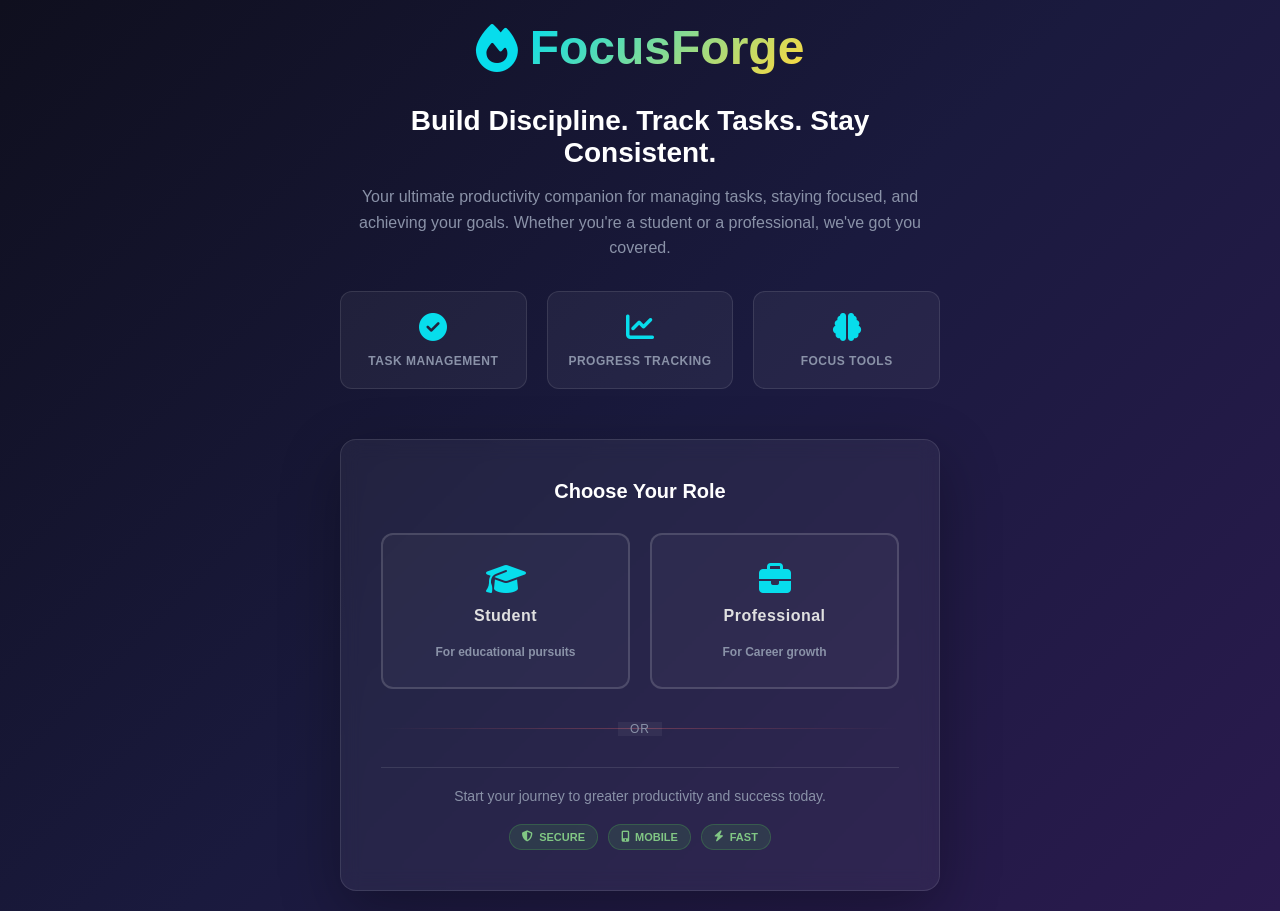
<file: index.html>
<!DOCTYPE html>
<html lang="en">

<head>
    <meta charset="UTF-8">
    <meta name="viewport" content="width=device-width, initial-scale=1.0">
    <title>FocusForge - Task Management for Students & Professionals</title>
    <link rel="stylesheet" href="https://cdnjs.cloudflare.com/ajax/libs/font-awesome/6.4.0/css/all.min.css">
    <style>
        * {
            margin: 0;
            padding: 0;
            box-sizing: border-box;
        }

        body {
            font-family: 'Segoe UI', Tahoma, Geneva, Verdana, sans-serif;
            background: linear-gradient(135deg, #0f0f1e 0%, #1a1a3e 50%, #2a1a4e 100%);
            color: #e0e0e0;
            min-height: 100vh;
            display: flex;
            align-items: center;
            justify-content: center;
            padding: 20px;
        }

        .container {
            width: 100%;
            max-width: 600px;
            animation: slideIn 0.6s ease-out;
        }

        @keyframes slideIn {

            from {
                opacity: 0;
                transform: translateY(30px);
            }

            to {
                opacity: 1;
                transform: translateY(0);
            }
        }

        .hero-section {
            text-align: center;
            margin-bottom: 50px;
        }

        .logo {
            display: inline-flex;
            align-items: center;
            justify-content: center;
            gap: 12px;
            margin-bottom: 30px;
        }

        .logo i {
            font-size: 48px;
            color: #07ddec;
            animation: float 3s ease-in-out infinite;
        }

        @keyframes float {

            0%,
            100% {
                transform: translateY(0px);
            }

            50% {
                transform: translateY(-10px);
            }
        }

        .logo h1 {
            font-size: 48px;
            background: linear-gradient(135deg, #07ddec, #ffd93d);
            -webkit-background-clip: text;
            -webkit-text-fill-color: transparent;
            font-weight: 700;
        }

        .hero-section h2 {
            font-size: 28px;
            margin-bottom: 15px;
            color: #ffffff;
        }

        .tagline {
            font-size: 16px;
            color: #8a92a8;
            margin-bottom: 30px;
            line-height: 1.6;
        }

        .features-grid {
            display: grid;
            grid-template-columns: repeat(3, 1fr);
            gap: 20px;
            margin-bottom: 40px;
        }

        .feature-item {
            text-align: center;
            padding: 20px;
            background: rgba(255, 255, 255, 0.05);
            border: 1px solid rgba(255, 255, 255, 0.1);
            border-radius: 12px;
            transition: all 0.3s ease;
        }

        .feature-item:hover {
            background: rgba(255, 255, 255, 0.08);
            border-color: rgba(255, 107, 107, 0.3);
            transform: translateY(-5px);
        }

        .feature-icon {
            font-size: 28px;
            color: #07ddec;
            margin-bottom: 10px;
        }

        .feature-text {
            font-size: 12px;
            color: #8a92a8;
            text-transform: uppercase;
            font-weight: 600;
            letter-spacing: 0.5px;
        }

        .role-selector {
            background: rgba(255, 255, 255, 0.05);
            border: 1px solid rgba(255, 255, 255, 0.1);
            border-radius: 16px;
            padding: 40px;
            backdrop-filter: blur(10px);
            box-shadow: 0 20px 60px rgba(0, 0, 0, 0.3);
        }

        .role-title {
            text-align: center;
            font-size: 20px;
            font-weight: 700;
            color: #ffffff;
            margin-bottom: 30px;
        }

        .role-buttons {
            display: grid;
            grid-template-columns: 1fr 1fr;
            gap: 20px;
        }

        .role-btn {
            padding: 28px 20px;
            background: rgba(255, 255, 255, 0.03);
            border: 2px solid rgba(255, 255, 255, 0.15);
            border-radius: 12px;
            color: #e0e0e0;
            text-decoration: none;
            transition: all 0.3s ease;
            display: flex;
            flex-direction: column;
            align-items: center;
            gap: 12px;
            cursor: pointer;
            font-weight: 600;
        }

        .role-btn:hover {
            background: rgba(255, 255, 255, 0.08);
            border-color: rgba(255, 107, 107, 0.5);
            transform: translateY(-5px);
            box-shadow: 0 12px 40px rgba(255, 107, 107, 0.2);
        }

        .role-btn i {
            font-size: 32px;
            color: #07ddec;
            transition: all 0.3s ease;
        }

        .role-btn:hover i {
            transform: scale(1.2);
        }

        .role-label {
            font-size: 16px;
            letter-spacing: 0.5px;
        }

        .role-desc {
            font-size: 12px;
            color: #8a92a8;
            text-align: center;
            margin-top: 8px;
        }

        .divider {
            text-align: center;
            margin: 30px 0;
            position: relative;
        }

        .divider::before {
            content: '';
            position: absolute;
            top: 50%;
            left: 0;
            right: 0;
            height: 1px;
            background: linear-gradient(90deg, rgba(255, 107, 107, 0), rgba(255, 107, 107, 0.3), rgba(255, 107, 107, 0));
        }

        .divider span {
            background: rgba(255, 255, 255, 0.05);
            padding: 0 12px;
            font-size: 12px;
            color: #8a92a8;
            text-transform: uppercase;
            letter-spacing: 1px;
            position: relative;
        }

        .cta-section {
            text-align: center;
            color: #8a92a8;
            font-size: 14px;
        }

        .cta-section p {
            margin-top: 20px;
            padding-top: 20px;
            border-top: 1px solid rgba(255, 255, 255, 0.1);
        }

        .info-badges {
            display: flex;
            gap: 10px;
            justify-content: center;
            margin-top: 20px;
            flex-wrap: wrap;
        }

        .badge {
            padding: 6px 12px;
            background: rgba(76, 175, 80, 0.15);
            border: 1px solid rgba(76, 175, 80, 0.3);
            border-radius: 20px;
            color: #81c784;
            font-size: 11px;
            font-weight: 600;
            text-transform: uppercase;
            display: flex;
            align-items: center;
            gap: 6px;
        }

        @media (max-width: 768px) {
            .hero-section {
                margin-bottom: 40px;
            }

            .logo h1 {
                font-size: 36px;
            }

            .logo i {
                font-size: 36px;
            }

            .hero-section h2 {
                font-size: 24px;
            }

            .features-grid {
                grid-template-columns: 1fr 1fr;
            }

            .role-buttons {
                grid-template-columns: 1fr;
            }
        }

        @media (max-width: 480px) {
            .container {
                max-width: 100%;
            }

            .role-selector {
                padding: 25px;
                border-radius: 12px;
            }

            .logo h1 {
                font-size: 28px;
            }

            .logo i {
                font-size: 28px;
            }

            .hero-section h2 {
                font-size: 20px;
            }

            .tagline {
                font-size: 14px;
            }

            .features-grid {
                grid-template-columns: 1fr;
            }

            .role-btn {
                padding: 24px 16px;
            }

            .role-label {
                font-size: 14px;
            }
        }
    </style>
</head>

<body>

    <div class="container">
        <div class="hero-section">
            <div class="logo">
                <i class="fas fa-fire"></i>
                <h1>FocusForge</h1>
            </div>
            <h2>Build Discipline. Track Tasks. Stay Consistent.</h2>
            <p class="tagline">
                Your ultimate productivity companion for managing tasks, staying focused, and achieving your goals.
                Whether you're a student or a professional, we've got you covered.
            </p>

            <div class="features-grid">
                <div class="feature-item">
                    <div class="feature-icon">
                        <i class="fas fa-check-circle"></i>
                    </div>
                    <div class="feature-text">Task Management</div>
                </div>
                <div class="feature-item">
                    <div class="feature-icon">
                        <i class="fas fa-chart-line"></i>
                    </div>
                    <div class="feature-text">Progress Tracking</div>
                </div>
                <div class="feature-item">
                    <div class="feature-icon">
                        <i class="fas fa-brain"></i>
                    </div>
                    <div class="feature-text">Focus Tools</div>
                </div>
            </div>
        </div>

        <div class="role-selector">
            <div class="role-title">Choose Your Role</div>

            <div class="role-buttons">
                <a href="profile.html" class="role-btn">
                    <i class="fas fa-graduation-cap"></i>
                    <div class="role-label">Student</div>
                    <div class="role-desc">For educational pursuits</div>
                </a>
                <a href="professionalprofile.html" class="role-btn">
                    <i class="fas fa-briefcase"></i>
                    <div class="role-label">Professional</div>
                    <div class="role-desc">For Career growth</div>
                </a>
            </div>

            <div class="divider">
                <span>OR</span>
            </div>

            <div class="cta-section">
                <p>Start your journey to greater productivity and success today.</p>
                <div class="info-badges">
                    <span class="badge">
                        <i class="fas fa-shield-alt"></i> Secure
                    </span>
                    <span class="badge">
                        <i class="fas fa-mobile-alt"></i> Mobile
                    </span>
                    <span class="badge">
                        <i class="fas fa-zap"></i> Fast <!--fas fa is an icon library-->
                    </span>
                </div>
            </div>
        </div>
    </div>

    <script src="storage.js"></script>
    <script src="index.js"></script>
</body>

</html>
</file>
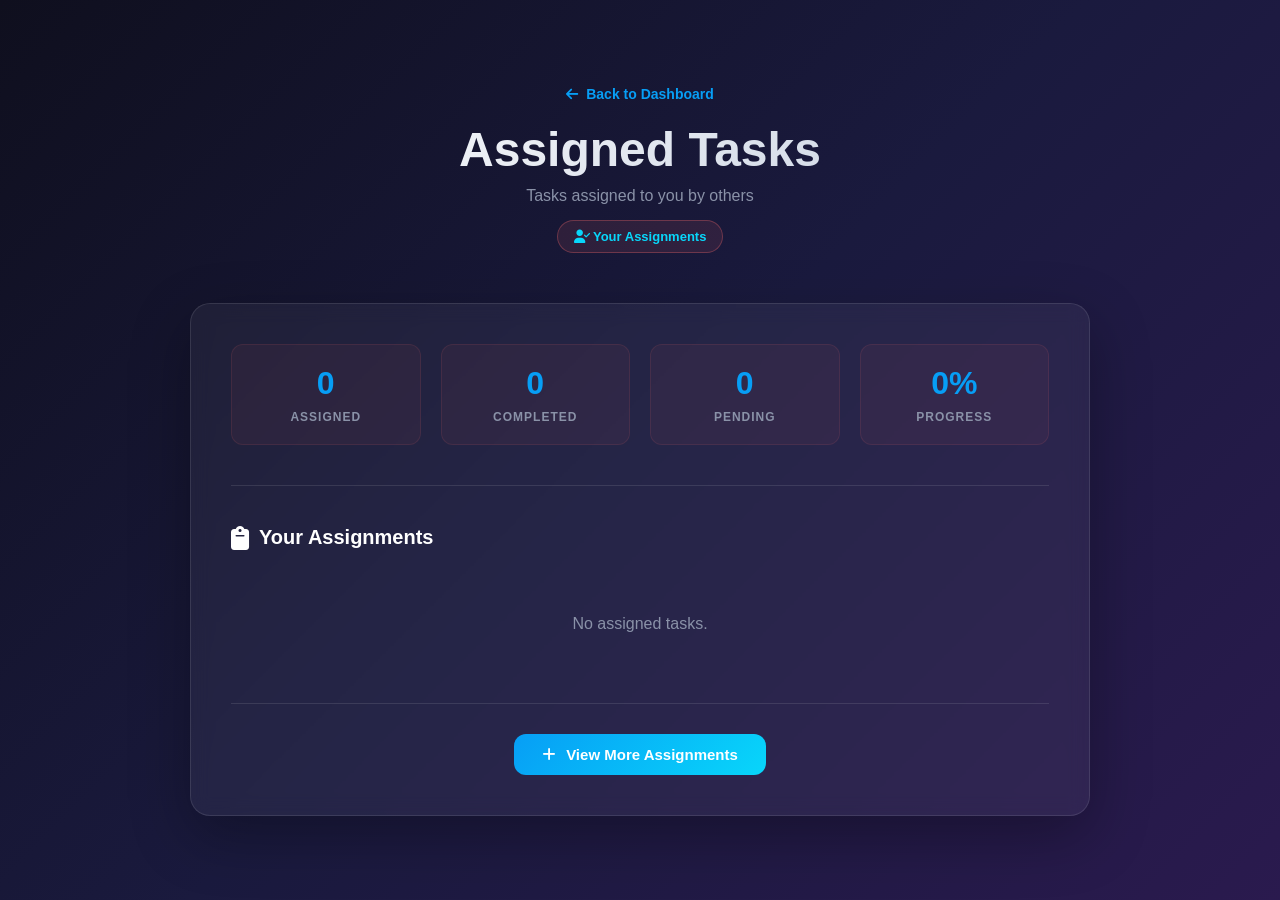
<file: assignedtask.html>
<!DOCTYPE html>
<html lang="en">

<head>
    <meta charset="UTF-8">
    <meta name="viewport" content="width=device-width, initial-scale=1.0">
    <title>Assigned Tasks - FocusForge</title>
    <link rel="stylesheet" href="https://cdnjs.cloudflare.com/ajax/libs/font-awesome/6.4.0/css/all.min.css">
    <style>
        * {
            margin: 0;
            padding: 0;
            box-sizing: border-box;
        }

        body {
            font-family: 'Segoe UI', Tahoma, Geneva, Verdana, sans-serif;
            background: linear-gradient(135deg, #0f0f1e 0%, #1a1a3e 50%, #2a1a4e 100%);
            color: #e0e0e0;
            min-height: 100vh;
            display: flex;
            align-items: center;
            justify-content: center;
            padding: 20px;
        }

        .container {
            width: 100%;
            max-width: 900px;
            animation: slideIn 0.6s ease-out;
        }

        @keyframes slideIn {
            from {
                opacity: 0;
                transform: translateY(30px);
            }

            to {
                opacity: 1;
                transform: translateY(0);
            }
        }

        .header-section {
            text-align: center;
            margin-bottom: 50px;
        }

        .back-link {
            display: inline-flex;
            align-items: center;
            gap: 8px;
            color: #079ef5;
            text-decoration: none;
            font-size: 14px;
            font-weight: 600;
            margin-bottom: 20px;
            transition: all 0.3s ease;
        }

        .back-link:hover {
            gap: 12px;
            color: #08d6fa;
        }

        .header-section h1 {
            font-size: 48px;
            margin-bottom: 10px;
            background: linear-gradient(135deg, #ffffff, #c5cfe0);
            -webkit-background-clip: text;
            -webkit-text-fill-color: transparent;
            font-weight: 700;
        }

        .header-section p {
            color: #8a92a8;
            font-size: 16px;
        }

        .date-display {
            display: inline-block;
            margin-top: 15px;
            padding: 8px 16px;
            background: rgba(255, 107, 107, 0.1);
            border: 1px solid rgba(255, 107, 107, 0.3);
            border-radius: 20px;
            color: #08d6fa;
            font-size: 13px;
            font-weight: 600;
        }

        .main-box {
            background: rgba(255, 255, 255, 0.05);
            border: 1px solid rgba(255, 255, 255, 0.1);
            border-radius: 20px;
            padding: 40px;
            backdrop-filter: blur(10px);
            box-shadow: 0 20px 60px rgba(0, 0, 0, 0.3);
            transition: all 0.4s ease;
        }

        .main-box:hover {
            border-color: rgba(255, 107, 107, 0.3);
            background: rgba(255, 255, 255, 0.08);
            transform: translateY(-5px);
            box-shadow: 0 30px 80px rgba(255, 107, 107, 0.15);
        }

        .stats-row {
            display: grid;
            grid-template-columns: repeat(auto-fit, minmax(150px, 1fr));
            gap: 20px;
            margin-bottom: 40px;
            padding-bottom: 40px;
            border-bottom: 1px solid rgba(255, 255, 255, 0.1);
        }

        .stat-item {
            text-align: center;
            padding: 20px;
            background: rgba(255, 107, 107, 0.05);
            border-radius: 12px;
            transition: all 0.3s ease;
            border: 1px solid rgba(255, 107, 107, 0.1);
        }

        .stat-item:hover {
            background: rgba(255, 107, 107, 0.12);
            border-color: rgba(255, 107, 107, 0.3);
            transform: translateY(-3px);
        }

        .stat-number {
            font-size: 32px;
            font-weight: 700;
            color: #079ef5;
            margin-bottom: 8px;
        }

        .stat-label {
            font-size: 12px;
            text-transform: uppercase;
            color: #8a92a8;
            font-weight: 600;
            letter-spacing: 1px;
        }

        .task-title {
            font-size: 20px;
            font-weight: 700;
            margin-bottom: 25px;
            color: #ffffff;
            display: flex;
            align-items: center;
            gap: 10px;
        }

        .task-title i {
            color: #079ef5z;
            font-size: 24px;
        }

        .task-list {
            display: flex;
            flex-direction: column;
            gap: 15px;
        }

        .task-item {
            display: flex;
            align-items: center;
            gap: 15px;
            padding: 18px 20px;
            background: rgba(255, 255, 255, 0.03);
            border: 1px solid rgba(255, 255, 255, 0.08);
            border-radius: 12px;
            transition: all 0.3s ease;
            cursor: pointer;
        }

        .task-item:hover {
            background: rgba(255, 255, 255, 0.08);
            border-color: rgba(255, 107, 107, 0.3);
            padding-left: 25px;
            box-shadow: 0 8px 20px rgba(255, 107, 107, 0.1);
        }

        .task-checkbox {
            width: 22px;
            height: 22px;
            min-width: 22px;
            cursor: pointer;
            accent-color: #079ef5;
            transition: all 0.3s ease;
        }

        .task-checkbox:hover {
            transform: scale(1.15);
        }

        .task-checkbox:checked {
            accent-color: #4caf50;
        }

        .task-info {
            flex: 1;
        }

        .task-name {
            color: #e0e0e0;
            font-weight: 600;
            margin-bottom: 5px;
            font-size: 15px;
        }

        .task-item:hover .task-name {
            color: #079ef5;
        }

        .task-checkbox:checked~.task-info .task-name {
            text-decoration: line-through;
            color: #8a92a8;
        }

        .task-meta {
            display: flex;
            gap: 15px;
            align-items: center;
        }

        .task-time {
            color: #8a92a8;
            font-size: 12px;
            display: flex;
            align-items: center;
            gap: 5px;
        }

        .task-assignee {
            color: #079ef5;
            font-size: 12px;
            display: flex;
            align-items: center;
            gap: 5px;
        }

        .task-priority {
            padding: 4px 10px;
            border-radius: 12px;
            font-size: 11px;
            font-weight: 700;
            text-transform: uppercase;
            letter-spacing: 0.5px;
        }

        .task-priority.high {
            background: rgba(255, 107, 107, 0.2);
            color: #08d6fa;
        }

        .task-priority.medium {
            background: rgba(255, 193, 7, 0.2);
            color: #ffc107;
        }

        .task-priority.low {
            background: rgba(76, 175, 80, 0.2);
            color: #81c784;
        }

        .add-task-section {
            margin-top: 30px;
            padding-top: 30px;
            border-top: 1px solid rgba(255, 255, 255, 0.1);
            text-align: center;
        }

        .add-task-btn {
            display: inline-flex;
            align-items: center;
            gap: 10px;
            padding: 12px 28px;
            background: linear-gradient(135deg, #079ef5, #08d6fa);
            border: none;
            border-radius: 12px;
            color: white;
            font-weight: 700;
            cursor: pointer;
            transition: all 0.3s ease;
            font-size: 15px;
        }

        .add-task-btn:hover {
            transform: translateY(-3px);
            box-shadow: 0 12px 30px rgba(255, 107, 107, 0.4);
        }

        .add-task-btn:active {
            transform: translateY(-1px);
        }

        @media (max-width: 768px) {
            .main-box {
                padding: 25px;
            }

            .header-section h1 {
                font-size: 36px;
            }

            .stats-row {
                grid-template-columns: repeat(2, 1fr);
            }

            .task-item {
                padding: 15px;
            }

            .task-item:hover {
                padding-left: 20px;
            }
        }

        @media (max-width: 480px) {
            .container {
                max-width: 100%;
            }

            .main-box {
                padding: 20px;
                border-radius: 16px;
            }

            .header-section h1 {
                font-size: 28px;
            }

            .stats-row {
                grid-template-columns: 1fr;
                gap: 12px;
                margin-bottom: 25px;
                padding-bottom: 25px;
            }

            .stat-item {
                padding: 15px;
            }

            .task-list {
                gap: 12px;
            }

            .task-item {
                flex-direction: row;
                padding: 14px;
            }
        }
    </style>
</head>

<body>

    <div class="container">
        <div class="header-section">
            <a href="dashboard.html" class="back-link">
                <i class="fas fa-arrow-left"></i> Back to Dashboard
            </a>
            <h1>Assigned Tasks</h1>
            <p>Tasks assigned to you by others</p>
            <div class="date-display">
                <i class="fas fa-user-check"></i> Your Assignments
            </div>
        </div>

        <div class="main-box">
            <div class="stats-row">
                <div class="stat-item">
                    <div class="stat-number">10</div>
                    <div class="stat-label">Assigned</div>
                </div>
                <div class="stat-item">
                    <div class="stat-number">6</div>
                    <div class="stat-label">Completed</div>
                </div>
                <div class="stat-item">
                    <div class="stat-number">4</div>
                    <div class="stat-label">Pending</div>
                </div>
                <div class="stat-item">
                    <div class="stat-number">60%</div>
                    <div class="stat-label">Progress</div>
                </div>
            </div>

            <div class="task-title">
                <i class="fas fa-clipboard"></i> Your Assignments
            </div>

            <div class="task-list">
                <!-- Tasks will be loaded dynamically by JavaScript -->
            </div>

            <div class="add-task-section">
                <button class="add-task-btn">
                    <i class="fas fa-plus"></i> View More Assignments
                </button>
            </div>
        </div>
    </div>

    <script src="storage.js"></script>
    <script src="assignedtask.js"></script>
</body>

</html>
</file>
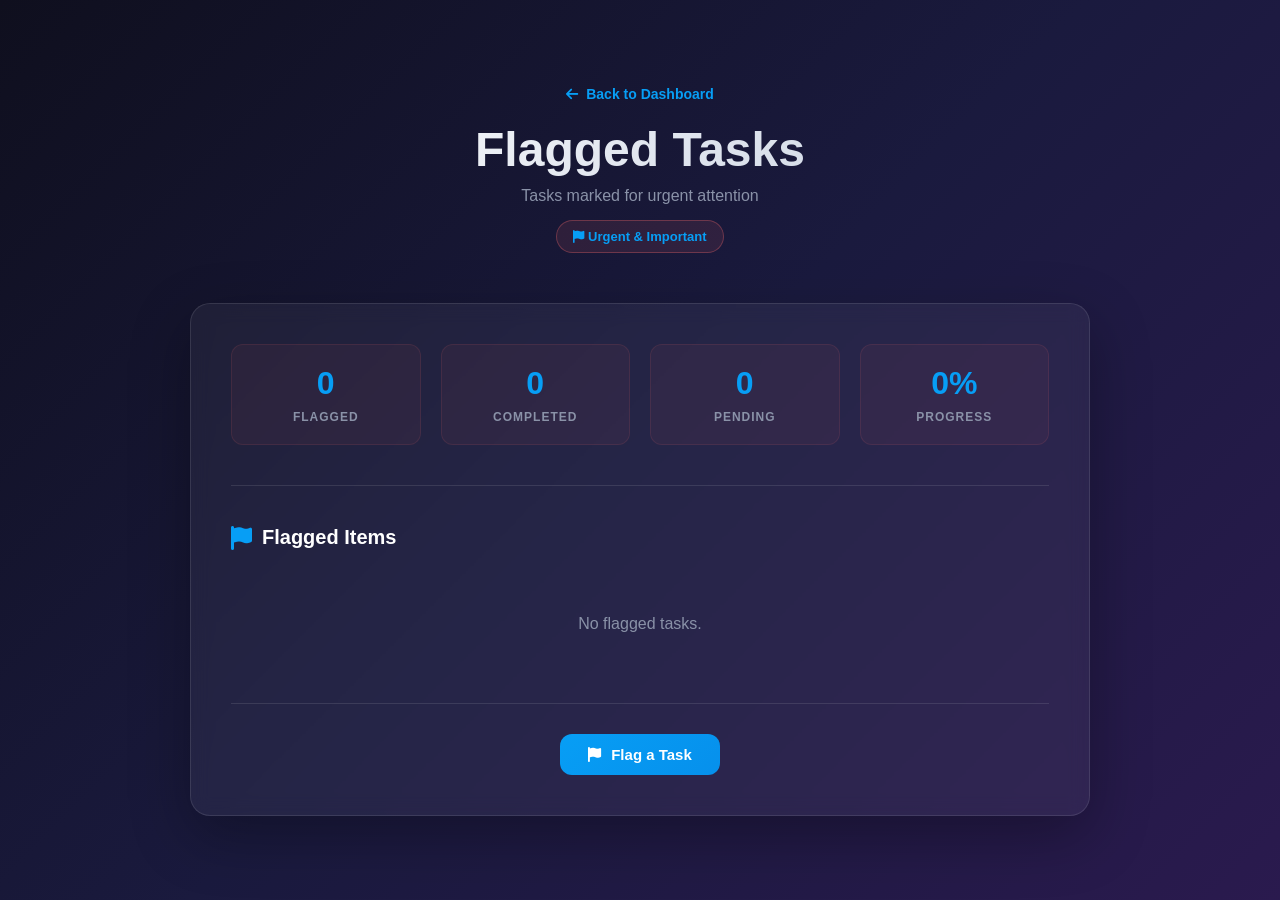
<file: flagged.html>
<!DOCTYPE html>
<html lang="en">

<head>
    <meta charset="UTF-8">
    <meta name="viewport" content="width=device-width, initial-scale=1.0">
    <title>Flagged Tasks - FocusForge</title>
    <link rel="stylesheet" href="https://cdnjs.cloudflare.com/ajax/libs/font-awesome/6.4.0/css/all.min.css">
    <style>
        * {
            margin: 0;
            padding: 0;
            box-sizing: border-box;
        }

        body {
            font-family: 'Segoe UI', Tahoma, Geneva, Verdana, sans-serif;
            background: linear-gradient(135deg, #0f0f1e 0%, #1a1a3e 50%, #2a1a4e 100%);
            color: #e0e0e0;
            min-height: 100vh;
            display: flex;
            align-items: center;
            justify-content: center;
            padding: 20px;
        }

        .container {
            width: 100%;
            max-width: 900px;
            animation: slideIn 0.6s ease-out;
        }

        @keyframes slideIn {
            from {
                opacity: 0;
                transform: translateY(30px);
            }

            to {
                opacity: 1;
                transform: translateY(0);
            }
        }

        .header-section {
            text-align: center;
            margin-bottom: 50px;
        }

        .back-link {
            display: inline-flex;
            align-items: center;
            gap: 8px;
            color: #079ef5;
            text-decoration: none;
            font-size: 14px;
            font-weight: 600;
            margin-bottom: 20px;
            transition: all 0.3s ease;
        }

        .back-link:hover {
            gap: 12px;
            color: #079ef5;
        }

        .header-section h1 {
            font-size: 48px;
            margin-bottom: 10px;
            background: linear-gradient(135deg, #ffffff, #c5cfe0);
            -webkit-background-clip: text;
            -webkit-text-fill-color: transparent;
            font-weight: 700;
        }

        .header-section p {
            color: #8a92a8;
            font-size: 16px;
        }

        .date-display {
            display: inline-block;
            margin-top: 15px;
            padding: 8px 16px;
            background: rgba(255, 107, 107, 0.1);
            border: 1px solid rgba(255, 107, 107, 0.3);
            border-radius: 20px;
            color: #079ef5;
            font-size: 13px;
            font-weight: 600;
        }

        .main-box {
            background: rgba(255, 255, 255, 0.05);
            border: 1px solid rgba(255, 255, 255, 0.1);
            border-radius: 20px;
            padding: 40px;
            backdrop-filter: blur(10px);
            box-shadow: 0 20px 60px rgba(0, 0, 0, 0.3);
            transition: all 0.4s ease;
        }

        .main-box:hover {
            border-color: rgba(255, 107, 107, 0.3);
            background: rgba(255, 255, 255, 0.08);
            transform: translateY(-5px);
            box-shadow: 0 30px 80px rgba(255, 107, 107, 0.15);
        }

        .stats-row {
            display: grid;
            grid-template-columns: repeat(auto-fit, minmax(150px, 1fr));
            gap: 20px;
            margin-bottom: 40px;
            padding-bottom: 40px;
            border-bottom: 1px solid rgba(255, 255, 255, 0.1);
        }

        .stat-item {
            text-align: center;
            padding: 20px;
            background: rgba(255, 107, 107, 0.05);
            border-radius: 12px;
            transition: all 0.3s ease;
            border: 1px solid rgba(255, 107, 107, 0.1);
        }

        .stat-item:hover {
            background: rgba(255, 107, 107, 0.12);
            border-color: rgba(255, 107, 107, 0.3);
            transform: translateY(-3px);
        }

        .stat-number {
            font-size: 32px;
            font-weight: 700;
            color: #079ef5;
            margin-bottom: 8px;
        }

        .stat-label {
            font-size: 12px;
            text-transform: uppercase;
            color: #8a92a8;
            font-weight: 600;
            letter-spacing: 1px;
        }

        .task-title {
            font-size: 20px;
            font-weight: 700;
            margin-bottom: 25px;
            color: #ffffff;
            display: flex;
            align-items: center;
            gap: 10px;
        }

        .task-title i {
            color: #079ef5;
            font-size: 24px;
        }

        .task-list {
            display: flex;
            flex-direction: column;
            gap: 15px;
        }

        .task-item {
            display: flex;
            align-items: center;
            gap: 15px;
            padding: 18px 20px;
            background: rgba(255, 255, 255, 0.03);
            border: 1px solid rgba(255, 255, 255, 0.08);
            border-radius: 12px;
            transition: all 0.3s ease;
            cursor: pointer;
        }

        .task-item:hover {
            background: rgba(255, 255, 255, 0.08);
            border-color: rgba(255, 107, 107, 0.3);
            padding-left: 25px;
            box-shadow: 0 8px 20px rgba(255, 107, 107, 0.1);
        }

        .task-checkbox {
            width: 22px;
            height: 22px;
            min-width: 22px;
            cursor: pointer;
            accent-color: #079ef5;
            transition: all 0.3s ease;
        }

        .task-checkbox:hover {
            transform: scale(1.15);
        }

        .task-checkbox:checked {
            accent-color: #4caf50;
        }

        .task-info {
            flex: 1;
        }

        .task-name {
            color: #e0e0e0;
            font-weight: 600;
            margin-bottom: 5px;
            font-size: 15px;
        }

        .task-item:hover .task-name {
            color: #079ef5;
        }

        .task-checkbox:checked~.task-info .task-name {
            text-decoration: line-through;
            color: #8a92a8;
        }

        .task-meta {
            display: flex;
            gap: 15px;
            align-items: center;
        }

        .task-time {
            color: #8a92a8;
            font-size: 12px;
            display: flex;
            align-items: center;
            gap: 5px;
        }

        .task-priority {
            padding: 4px 10px;
            border-radius: 12px;
            font-size: 11px;
            font-weight: 700;
            text-transform: uppercase;
            letter-spacing: 0.5px;
        }

        .task-priority.high {
            background: rgba(255, 107, 107, 0.2);
            color: #198dda;
        }

        .task-priority.medium {
            background: rgba(255, 193, 7, 0.2);
            color: #ffc107;
        }

        .task-priority.low {
            background: rgba(76, 175, 80, 0.2);
            color: #81c784;
        }

        .add-task-section {
            margin-top: 30px;
            padding-top: 30px;
            border-top: 1px solid rgba(255, 255, 255, 0.1);
            text-align: center;
        }

        .add-task-btn {
            display: inline-flex;
            align-items: center;
            gap: 10px;
            padding: 12px 28px;
            background: linear-gradient(135deg, #079ef5, #0690ec);
            border: none;
            border-radius: 12px;
            color: white;
            font-weight: 700;
            cursor: pointer;
            transition: all 0.3s ease;
            font-size: 15px;
        }

        .add-task-btn:hover {
            transform: translateY(-3px);
            box-shadow: 0 12px 30px rgba(255, 107, 107, 0.4);
        }

        .add-task-btn:active {
            transform: translateY(-1px);
        }

        @media (max-width: 768px) {
            .main-box {
                padding: 25px;
            }

            .header-section h1 {
                font-size: 36px;
            }

            .stats-row {
                grid-template-columns: repeat(2, 1fr);
            }

            .task-item {
                padding: 15px;
            }

            .task-item:hover {
                padding-left: 20px;
            }
        }

        @media (max-width: 480px) {
            .container {
                max-width: 100%;
            }

            .main-box {
                padding: 20px;
                border-radius: 16px;
            }

            .header-section h1 {
                font-size: 28px;
            }

            .stats-row {
                grid-template-columns: 1fr;
                gap: 12px;
                margin-bottom: 25px;
                padding-bottom: 25px;
            }

            .stat-item {
                padding: 15px;
            }

            .task-list {
                gap: 12px;
            }

            .task-item {
                flex-direction: row;
                padding: 14px;
            }
        }
    </style>
</head>

<body>

    <div class="container">
        <div class="header-section">
            <a href="dashboard.html" class="back-link">
                <i class="fas fa-arrow-left"></i> Back to Dashboard
            </a>
            <h1>Flagged Tasks</h1>
            <p>Tasks marked for urgent attention</p>
            <div class="date-display">
                <i class="fas fa-flag"></i> Urgent & Important
            </div>
        </div>

        <div class="main-box">
            <div class="stats-row">
                <div class="stat-item">
                    <div class="stat-number">7</div>
                    <div class="stat-label">Flagged</div>
                </div>
                <div class="stat-item">
                    <div class="stat-number">2</div>
                    <div class="stat-label">Completed</div>
                </div>
                <div class="stat-item">
                    <div class="stat-number">5</div>
                    <div class="stat-label">Pending</div>
                </div>
                <div class="stat-item">
                    <div class="stat-number">29%</div>
                    <div class="stat-label">Progress</div>
                </div>
            </div>

            <div class="task-title">
                <i class="fas fa-flag"></i> Flagged Items
            </div>

            <div class="task-list">
                <!-- Tasks will be loaded dynamically by JavaScript -->
            </div>

            <div class="add-task-section">
                <button class="add-task-btn">
                    <i class="fas fa-flag"></i> Flag a Task
                </button>
            </div>
        </div>
    </div>
    <script src="flagged.js"></script>
    <script src="storage.js"></script>
    <script src="flagged.js"></script>
</body>

</html>
</file>
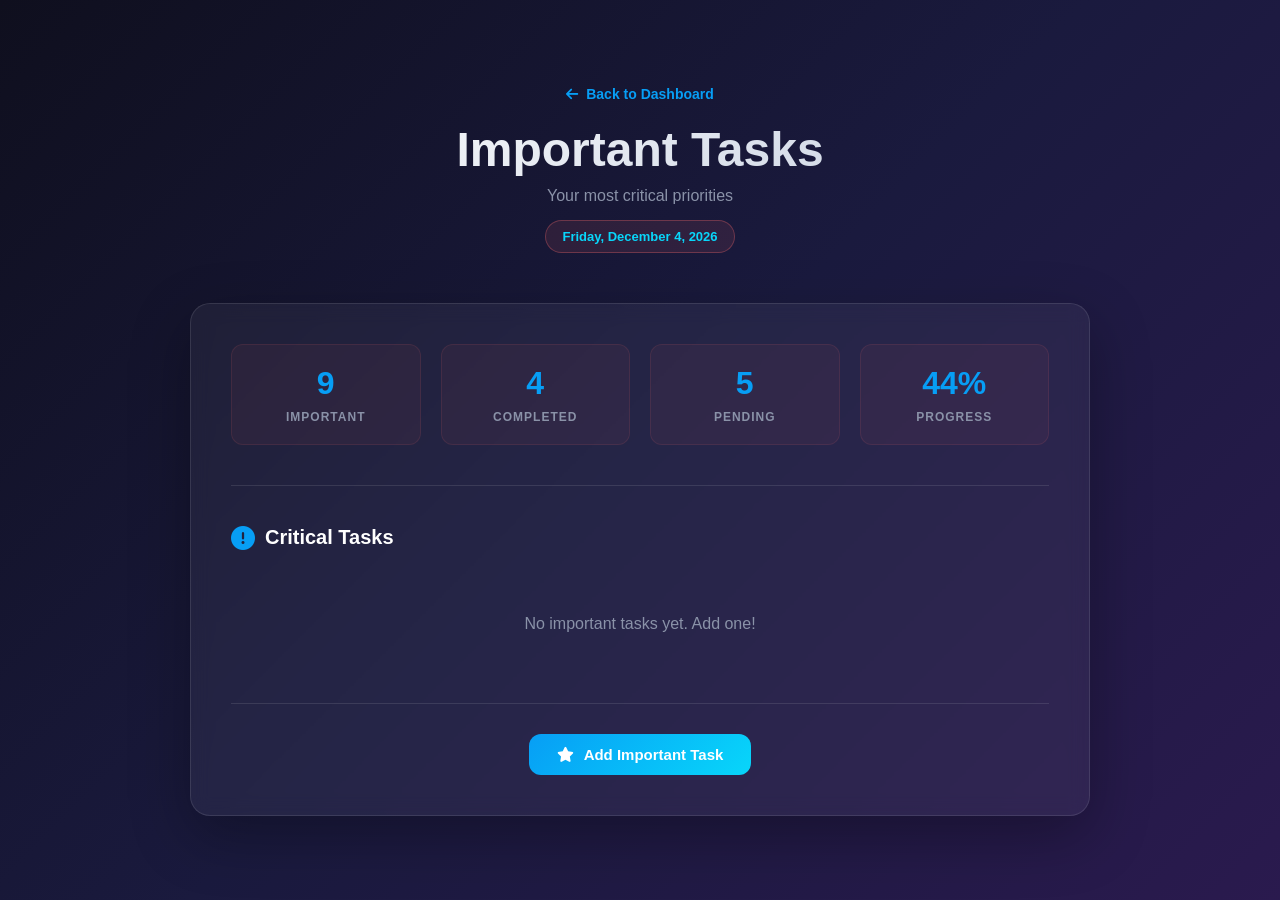
<file: important.html>
<!DOCTYPE html>
<html lang="en">

<head>
    <meta charset="UTF-8">
    <meta name="viewport" content="width=device-width, initial-scale=1.0">
    <title>Important Tasks - FocusForge</title>
    <link rel="stylesheet" href="https://cdnjs.cloudflare.com/ajax/libs/font-awesome/6.4.0/css/all.min.css">
    <style>
        * {
            margin: 0;
            padding: 0;
            box-sizing: border-box;
        }

        body {
            font-family: 'Segoe UI', Tahoma, Geneva, Verdana, sans-serif;
            background: linear-gradient(135deg, #0f0f1e 0%, #1a1a3e 50%, #2a1a4e 100%);
            color: #e0e0e0;
            min-height: 100vh;
            display: flex;
            align-items: center;
            justify-content: center;
            padding: 20px;
        }

        .container {
            width: 100%;
            max-width: 900px;
            animation: slideIn 0.6s ease-out;
        }

        @keyframes slideIn {
            from {
                opacity: 0;
                transform: translateY(30px);
            }

            to {
                opacity: 1;
                transform: translateY(0);
            }
        }

        .header-section {
            text-align: center;
            margin-bottom: 50px;
        }

        .back-link {
            display: inline-flex;
            align-items: center;
            gap: 8px;
            color: #079ef5;
            text-decoration: none;
            font-size: 14px;
            font-weight: 600;
            margin-bottom: 20px;
            transition: all 0.3s ease;
        }

        .back-link:hover {
            gap: 12px;
            color: #08d6fa;
        }

        .header-section h1 {
            font-size: 48px;
            margin-bottom: 10px;
            background: linear-gradient(135deg, #ffffff, #c5cfe0);
            -webkit-background-clip: text;
            -webkit-text-fill-color: transparent;
            font-weight: 700;
        }

        .header-section p {
            color: #8a92a8;
            font-size: 16px;
        }

        .date-display {
            display: inline-block;
            margin-top: 15px;
            padding: 8px 16px;
            background: rgba(255, 107, 107, 0.1);
            border: 1px solid rgba(255, 107, 107, 0.3);
            border-radius: 20px;
            color: #08d6fa;
            font-size: 13px;
            font-weight: 600;
        }

        .main-box {
            background: rgba(255, 255, 255, 0.05);
            border: 1px solid rgba(255, 255, 255, 0.1);
            border-radius: 20px;
            padding: 40px;
            backdrop-filter: blur(10px);
            box-shadow: 0 20px 60px rgba(0, 0, 0, 0.3);
            transition: all 0.4s ease;
        }

        .main-box:hover {
            border-color: rgba(255, 107, 107, 0.3);
            background: rgba(255, 255, 255, 0.08);
            transform: translateY(-5px);
            box-shadow: 0 30px 80px rgba(255, 107, 107, 0.15);
        }

        .stats-row {
            display: grid;
            grid-template-columns: repeat(auto-fit, minmax(150px, 1fr));
            gap: 20px;
            margin-bottom: 40px;
            padding-bottom: 40px;
            border-bottom: 1px solid rgba(255, 255, 255, 0.1);
        }

        .stat-item {
            text-align: center;
            padding: 20px;
            background: rgba(255, 107, 107, 0.05);
            border-radius: 12px;
            transition: all 0.3s ease;
            border: 1px solid rgba(255, 107, 107, 0.1);
        }

        .stat-item:hover {
            background: rgba(255, 107, 107, 0.12);
            border-color: rgba(255, 107, 107, 0.3);
            transform: translateY(-3px);
        }

        .stat-number {
            font-size: 32px;
            font-weight: 700;
            color: #079ef5;
            margin-bottom: 8px;
        }

        .stat-label {
            font-size: 12px;
            text-transform: uppercase;
            color: #8a92a8;
            font-weight: 600;
            letter-spacing: 1px;
        }

        .task-title {
            font-size: 20px;
            font-weight: 700;
            margin-bottom: 25px;
            color: #ffffff;
            display: flex;
            align-items: center;
            gap: 10px;
        }

        .task-title i {
            color: #079ef5;
            font-size: 24px;
        }

        .task-list {
            display: flex;
            flex-direction: column;
            gap: 15px;
        }

        .task-item {
            display: flex;
            align-items: center;
            gap: 15px;
            padding: 18px 20px;
            background: rgba(255, 255, 255, 0.03);
            border: 1px solid rgba(255, 255, 255, 0.08);
            border-radius: 12px;
            transition: all 0.3s ease;
            cursor: pointer;
        }

        .task-item:hover {
            background: rgba(255, 255, 255, 0.08);
            border-color: rgba(255, 107, 107, 0.3);
            padding-left: 25px;
            box-shadow: 0 8px 20px rgba(255, 107, 107, 0.1);
        }

        .task-checkbox {
            width: 22px;
            height: 22px;
            min-width: 22px;
            cursor: pointer;
            accent-color: #079ef5;
            transition: all 0.3s ease;
        }

        .task-checkbox:hover {
            transform: scale(1.15);
        }

        .task-checkbox:checked {
            accent-color: #4caf50;
        }

        .task-info {
            flex: 1;
        }

        .task-name {
            color: #e0e0e0;
            font-weight: 600;
            margin-bottom: 5px;
            font-size: 15px;
        }

        .task-item:hover .task-name {
            color: #079ef5;
        }

        .task-checkbox:checked~.task-info .task-name {
            text-decoration: line-through;
            color: #8a92a8;
        }

        .task-meta {
            display: flex;
            gap: 15px;
            align-items: center;
        }

        .task-time {
            color: #8a92a8;
            font-size: 12px;
            display: flex;
            align-items: center;
            gap: 5px;
        }

        .task-priority {
            padding: 4px 10px;
            border-radius: 12px;
            font-size: 11px;
            font-weight: 700;
            text-transform: uppercase;
            letter-spacing: 0.5px;
        }

        .task-priority.high {
            background: rgba(255, 107, 107, 0.2);
            color: #08d6fa;
        }

        .task-priority.medium {
            background: rgba(255, 193, 7, 0.2);
            color: #ffc107;
        }

        .task-priority.low {
            background: rgba(76, 175, 80, 0.2);
            color: #81c784;
        }

        .add-task-section {
            margin-top: 30px;
            padding-top: 30px;
            border-top: 1px solid rgba(255, 255, 255, 0.1);
            text-align: center;
        }

        .add-task-btn {
            display: inline-flex;
            align-items: center;
            gap: 10px;
            padding: 12px 28px;
            background: linear-gradient(135deg, #079ef5, #08d6fa);
            border: none;
            border-radius: 12px;
            color: white;
            font-weight: 700;
            cursor: pointer;
            transition: all 0.3s ease;
            font-size: 15px;
        }

        .add-task-btn:hover {
            transform: translateY(-3px);
            box-shadow: 0 12px 30px rgba(255, 107, 107, 0.4);
        }

        .add-task-btn:active {
            transform: translateY(-1px);
        }

        @media (max-width: 768px) {
            .main-box {
                padding: 25px;
            }

            .header-section h1 {
                font-size: 36px;
            }

            .stats-row {
                grid-template-columns: repeat(2, 1fr);
            }

            .task-item {
                padding: 15px;
            }

            .task-item:hover {
                padding-left: 20px;
            }
        }

        @media (max-width: 480px) {
            .container {
                max-width: 100%;
            }

            .main-box {
                padding: 20px;
                border-radius: 16px;
            }

            .header-section h1 {
                font-size: 28px;
            }

            .stats-row {
                grid-template-columns: 1fr;
                gap: 12px;
                margin-bottom: 25px;
                padding-bottom: 25px;
            }

            .stat-item {
                padding: 15px;
            }

            .task-list {
                gap: 12px;
            }

            .task-item {
                flex-direction: row;
                padding: 14px;
            }
        }
    </style>
</head>

<body>

    <div class="container">
        <div class="header-section">
            <a href="dashboard.html" class="back-link">
                <i class="fas fa-arrow-left"></i> Back to Dashboard
            </a>
            <h1>Important Tasks</h1>
            <p>Your most critical priorities</p>
            <div class="date-display">
                <i class="fas fa-star"></i> Priority Focus
            </div>
        </div>

        <div class="main-box">
            <div class="stats-row">
                <div class="stat-item">
                    <div class="stat-number">9</div>
                    <div class="stat-label">Important</div>
                </div>
                <div class="stat-item">
                    <div class="stat-number">4</div>
                    <div class="stat-label">Completed</div>
                </div>
                <div class="stat-item">
                    <div class="stat-number">5</div>
                    <div class="stat-label">Pending</div>
                </div>
                <div class="stat-item">
                    <div class="stat-number">44%</div>
                    <div class="stat-label">Progress</div>
                </div>
            </div>

            <div class="task-title">
                <i class="fas fa-exclamation-circle"></i> Critical Tasks
            </div>

            <div class="task-list">
                <div class="task-item">
                    <input type="checkbox" class="task-checkbox">
                    <div class="task-info">
                        <div class="task-name">System Security Audit</div>
                        <div class="task-meta">
                            <span class="task-time"><i class="fas fa-clock"></i> Due Tomorrow</span>
                            <span class="task-priority high">High</span>
                        </div>
                    </div>
                </div>

                <div class="task-item">
                    <input type="checkbox" class="task-checkbox">
                    <div class="task-info">
                        <div class="task-name">Quarterly Revenue Report</div>
                        <div class="task-meta">
                            <span class="task-time"><i class="fas fa-clock"></i> Due in 2 days</span>
                            <span class="task-priority high">High</span>
                        </div>
                    </div>
                </div>

                <div class="task-item">
                    <input type="checkbox" class="task-checkbox" checked>
                    <div class="task-info">
                        <div class="task-name">Board Meet Preparation</div>
                        <div class="task-meta">
                            <span class="task-time"><i class="fas fa-clock"></i> Due in 3 days</span>
                            <span class="task-priority high">High</span>
                        </div>
                    </div>
                </div>

                <div class="task-item">
                    <input type="checkbox" class="task-checkbox">
                    <div class="task-info">
                        <div class="task-name">Major Client Contract Review</div>
                        <div class="task-meta">
                            <span class="task-time"><i class="fas fa-clock"></i> Due in 5 days</span>
                            <span class="task-priority high">High</span>
                        </div>
                    </div>
                </div>

                <div class="task-item">
                    <input type="checkbox" class="task-checkbox">
                    <div class="task-info">
                        <div class="task-name">Strategic Planning Session</div>
                        <div class="task-meta">
                            <span class="task-time"><i class="fas fa-clock"></i> Due in 4 days</span>
                            <span class="task-priority high">High</span>
                        </div>
                    </div>
                </div>

                <div class="task-item">
                    <input type="checkbox" class="task-checkbox" checked>
                    <div class="task-info">
                        <div class="task-name">Team Performance Reviews</div>
                        <div class="task-meta">
                            <span class="task-time"><i class="fas fa-clock"></i> Due in 1 week</span>
                            <span class="task-priority medium">Medium</span>
                        </div>
                    </div>
                </div>
            </div>

            <div class="add-task-section">
                <button class="add-task-btn">
                    <i class="fas fa-star"></i> Add Important Task
                </button>
            </div>
        </div>
    </div>

    <script src="storage.js"></script>
    <script src="important.js"></script>
</body>

</html>
</file>
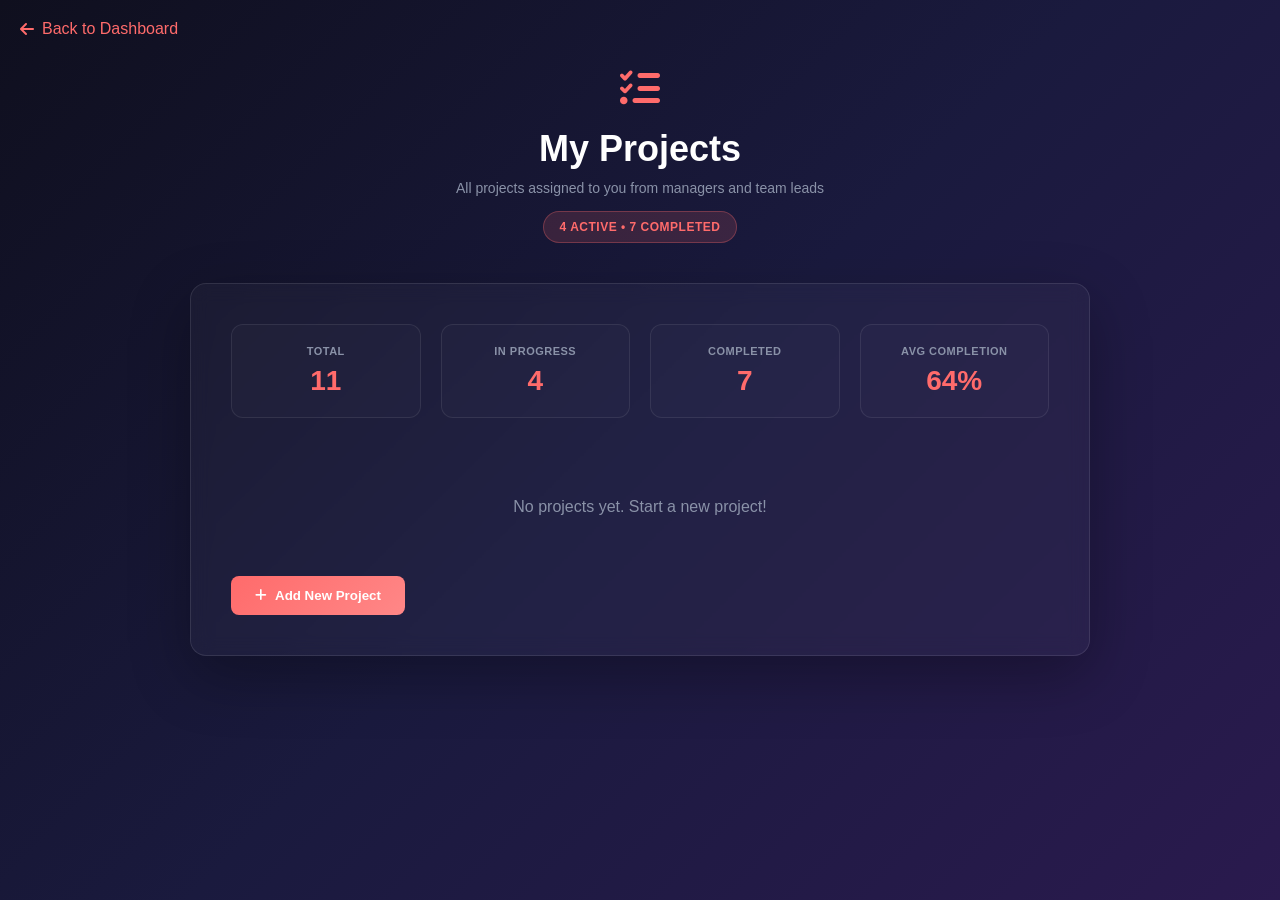
<file: my-projects.html>
<!DOCTYPE html>
<html lang="en">

<head>
    <meta charset="UTF-8">
    <meta name="viewport" content="width=device-width, initial-scale=1.0">
    <title>My Projects - FocusForge</title>
    <link rel="stylesheet" href="https://cdnjs.cloudflare.com/ajax/libs/font-awesome/6.4.0/css/all.min.css">
    <style>
        * {
            margin: 0;
            padding: 0;
            box-sizing: border-box;
        }

        body {
            font-family: 'Segoe UI', Tahoma, Geneva, Verdana, sans-serif;
            background: linear-gradient(135deg, #0f0f1e 0%, #1a1a3e 50%, #2a1a4e 100%);
            color: #e0e0e0;
            min-height: 100vh;
            padding: 20px;
        }

        .back-link {
            display: inline-flex;
            align-items: center;
            gap: 8px;
            color: #ff6b6b;
            text-decoration: none;
            margin-bottom: 30px;
            transition: all 0.3s ease;
            font-weight: 500;
        }

        .back-link:hover {
            gap: 12px;
        }

        .container {
            max-width: 900px;
            margin: 0 auto;
            animation: slideIn 0.6s ease-out;
        }

        @keyframes slideIn {
            from {
                opacity: 0;
                transform: translateY(20px);
            }

            to {
                opacity: 1;
                transform: translateY(0);
            }
        }

        .header-section {
            text-align: center;
            margin-bottom: 40px;
        }

        .logo {
            display: inline-flex;
            align-items: center;
            gap: 12px;
            margin-bottom: 20px;
        }

        .logo-icon {
            font-size: 40px;
            color: #ff6b6b;
        }

        .header-section h1 {
            font-size: 36px;
            color: #ffffff;
            margin-bottom: 10px;
            font-weight: 700;
        }

        .header-section p {
            color: #8a92a8;
            font-size: 14px;
        }

        .status-badge {
            display: inline-block;
            padding: 8px 16px;
            background: rgba(255, 107, 107, 0.15);
            border: 1px solid rgba(255, 107, 107, 0.3);
            border-radius: 20px;
            color: #ff6b6b;
            font-size: 12px;
            font-weight: 600;
            margin-top: 15px;
            text-transform: uppercase;
            letter-spacing: 0.5px;
        }

        .main-box {
            background: rgba(255, 255, 255, 0.03);
            border: 1px solid rgba(255, 255, 255, 0.1);
            border-radius: 16px;
            padding: 40px;
            backdrop-filter: blur(10px);
            box-shadow: 0 20px 60px rgba(0, 0, 0, 0.3);
        }

        .stats-row {
            display: grid;
            grid-template-columns: repeat(4, 1fr);
            gap: 20px;
            margin-bottom: 40px;
        }

        .stat-item {
            text-align: center;
            padding: 20px;
            background: rgba(255, 255, 255, 0.02);
            border: 1px solid rgba(255, 255, 255, 0.08);
            border-radius: 12px;
            transition: all 0.3s ease;
        }

        .stat-item:hover {
            background: rgba(255, 255, 255, 0.05);
            border-color: rgba(255, 107, 107, 0.3);
            transform: translateY(-5px);
        }

        .stat-label {
            font-size: 11px;
            text-transform: uppercase;
            color: #8a92a8;
            font-weight: 600;
            letter-spacing: 0.5px;
            margin-bottom: 8px;
        }

        .stat-value {
            font-size: 28px;
            font-weight: 700;
            color: #ff6b6b;
        }

        .projects-list {
            display: grid;
            gap: 16px;
        }

        .project-item {
            display: grid;
            grid-template-columns: 1fr auto;
            gap: 20px;
            padding: 20px;
            background: rgba(255, 255, 255, 0.02);
            border: 1px solid rgba(255, 255, 255, 0.08);
            border-radius: 12px;
            align-items: center;
            transition: all 0.3s ease;
        }

        .project-item:hover {
            background: rgba(255, 255, 255, 0.05);
            border-color: rgba(255, 107, 107, 0.3);
            transform: translateX(5px);
        }

        .project-content {
            display: flex;
            gap: 16px;
        }

        .project-checkbox {
            width: 24px;
            height: 24px;
            cursor: pointer;
            accent-color: #ff6b6b;
            margin-top: 2px;
        }

        .project-details {
            flex: 1;
        }

        .project-title {
            font-size: 15px;
            font-weight: 600;
            color: #e0e0e0;
            margin-bottom: 6px;
        }

        .project-meta {
            display: flex;
            gap: 20px;
            font-size: 12px;
            color: #8a92a8;
            flex-wrap: wrap;
        }

        .project-meta-item {
            display: flex;
            align-items: center;
            gap: 6px;
        }

        .project-meta-item i {
            color: #ff6b6b;
            font-size: 11px;
        }

        .project-status {
            display: flex;
            gap: 12px;
            align-items: center;
        }

        .priority-badge {
            padding: 6px 12px;
            border-radius: 6px;
            font-size: 11px;
            font-weight: 600;
            text-transform: uppercase;
            letter-spacing: 0.3px;
        }

        .priority-high {
            background: rgba(255, 107, 107, 0.2);
            color: #ff6b6b;
            border: 1px solid rgba(255, 107, 107, 0.3);
        }

        .priority-medium {
            background: rgba(255, 217, 61, 0.2);
            color: #ffd93d;
            border: 1px solid rgba(255, 217, 61, 0.3);
        }

        .priority-low {
            background: rgba(129, 199, 132, 0.2);
            color: #81c784;
            border: 1px solid rgba(129, 199, 132, 0.3);
        }

        .add-btn {
            display: inline-flex;
            align-items: center;
            gap: 8px;
            padding: 12px 24px;
            background: linear-gradient(135deg, #ff6b6b, #ff8787);
            border: none;
            border-radius: 8px;
            color: #ffffff;
            font-weight: 600;
            cursor: pointer;
            transition: all 0.3s ease;
            margin-top: 20px;
        }

        .add-btn:hover {
            transform: translateY(-3px);
            box-shadow: 0 10px 30px rgba(255, 107, 107, 0.3);
        }

        @media (max-width: 768px) {
            .stats-row {
                grid-template-columns: repeat(2, 1fr);
            }

            .main-box {
                padding: 25px;
            }

            .header-section h1 {
                font-size: 28px;
            }

            .project-item {
                grid-template-columns: 1fr;
            }
        }

        @media (max-width: 480px) {
            .container {
                max-width: 100%;
            }

            .stats-row {
                grid-template-columns: 1fr;
            }

            .main-box {
                padding: 20px;
                border-radius: 12px;
            }

            .header-section h1 {
                font-size: 24px;
            }

            .stat-value {
                font-size: 24px;
            }

            .project-title {
                font-size: 14px;
            }

            .project-meta {
                gap: 12px;
            }
        }
    </style>
</head>

<body>

    <a href="professional-dashboard.html" class="back-link">
        <i class="fas fa-arrow-left"></i>
        <span>Back to Dashboard</span>
    </a>

    <div class="container">

        <!-- HEADER SECTION -->
        <div class="header-section">
            <div class="logo">
                <i class="logo-icon fas fa-tasks"></i>
            </div>
            <h1>My Projects</h1>
            <p>All projects assigned to you from managers and team leads</p>
            <div class="status-badge">4 Active • 7 Completed</div>
        </div>

        <!-- MAIN BOX -->
        <div class="main-box">

            <!-- STATS -->
            <div class="stats-row">
                <div class="stat-item">
                    <div class="stat-label">Total</div>
                    <div class="stat-value">11</div>
                </div>
                <div class="stat-item">
                    <div class="stat-label">In Progress</div>
                    <div class="stat-value">4</div>
                </div>
                <div class="stat-item">
                    <div class="stat-label">Completed</div>
                    <div class="stat-value">7</div>
                </div>
                <div class="stat-item">
                    <div class="stat-label">Avg Completion</div>
                    <div class="stat-value">64%</div>
                </div>
            </div>

            <!-- PROJECTS LIST -->
            <div class="projects-list">

                <div class="project-item">
                    <div class="project-content">
                        <input type="checkbox" class="project-checkbox">
                        <div class="project-details">
                            <div class="project-title">Mobile App Redesign - iOS Interface</div>
                            <div class="project-meta">
                                <div class="project-meta-item">
                                    <i class="fas fa-calendar"></i>
                                    <span>Due: March 28</span>
                                </div>
                                <div class="project-meta-item">
                                    <i class="fas fa-user"></i>
                                    <span>Sarah Johnson</span>
                                </div>
                                <div class="project-meta-item">
                                    <i class="fas fa-chart-pie"></i>
                                    <span>75%</span>
                                </div>
                            </div>
                        </div>
                    </div>
                    <div class="project-status">
                        <span class="priority-badge priority-high">High</span>
                    </div>
                </div>

                <div class="project-item">
                    <div class="project-content">
                        <input type="checkbox" class="project-checkbox">
                        <div class="project-details">
                            <div class="project-title">Backend API Documentation & Testing Suite</div>
                            <div class="project-meta">
                                <div class="project-meta-item">
                                    <i class="fas fa-calendar"></i>
                                    <span>Due: April 5</span>
                                </div>
                                <div class="project-meta-item">
                                    <i class="fas fa-user"></i>
                                    <span>Mark Williams</span>
                                </div>
                                <div class="project-meta-item">
                                    <i class="fas fa-chart-pie"></i>
                                    <span>45%</span>
                                </div>
                            </div>
                        </div>
                    </div>
                    <div class="project-status">
                        <span class="priority-badge priority-high">High</span>
                    </div>
                </div>

                <div class="project-item">
                    <div class="project-content">
                        <input type="checkbox" class="project-checkbox">
                        <div class="project-details">
                            <div class="project-title">Customer Analytics Dashboard Integration</div>
                            <div class="project-meta">
                                <div class="project-meta-item">
                                    <i class="fas fa-calendar"></i>
                                    <span>Due: April 15</span>
                                </div>
                                <div class="project-meta-item">
                                    <i class="fas fa-user"></i>
                                    <span>Emma Rodriguez</span>
                                </div>
                                <div class="project-meta-item">
                                    <i class="fas fa-chart-pie"></i>
                                    <span>30%</span>
                                </div>
                            </div>
                        </div>
                    </div>
                    <div class="project-status">
                        <span class="priority-badge priority-medium">Medium</span>
                    </div>
                </div>

                <div class="project-item">
                    <div class="project-content">
                        <input type="checkbox" class="project-checkbox">
                        <div class="project-details">
                            <div class="project-title">Code Review & Optimization for Microservices</div>
                            <div class="project-meta">
                                <div class="project-meta-item">
                                    <i class="fas fa-calendar"></i>
                                    <span>Due: April 20</span>
                                </div>
                                <div class="project-meta-item">
                                    <i class="fas fa-user"></i>
                                    <span>Sarah Johnson</span>
                                </div>
                                <div class="project-meta-item">
                                    <i class="fas fa-chart-pie"></i>
                                    <span>20%</span>
                                </div>
                            </div>
                        </div>
                    </div>
                    <div class="project-status">
                        <span class="priority-badge priority-medium">Medium</span>
                    </div>
                </div>

                <div class="project-item">
                    <div class="project-content">
                        <input type="checkbox" class="project-checkbox" checked>
                        <div class="project-details">
                            <div class="project-title"><strike>Database Migration to PostgreSQL v15</strike></div>
                            <div class="project-meta">
                                <div class="project-meta-item">
                                    <i class="fas fa-calendar"></i>
                                    <span>Completed: March 20</span>
                                </div>
                                <div class="project-meta-item">
                                    <i class="fas fa-user"></i>
                                    <span>Mark Williams</span>
                                </div>
                                <div class="project-meta-item">
                                    <i class="fas fa-chart-pie"></i>
                                    <span>100%</span>
                                </div>
                            </div>
                        </div>
                    </div>
                    <div class="project-status">
                        <span class="priority-badge priority-low">Done</span>
                    </div>
                </div>

                <div class="project-item">
                    <div class="project-content">
                        <input type="checkbox" class="project-checkbox" checked>
                        <div class="project-details">
                            <div class="project-title"><strike>Q1 Performance Optimization Report</strike></div>
                            <div class="project-meta">
                                <div class="project-meta-item">
                                    <i class="fas fa-calendar"></i>
                                    <span>Completed: March 18</span>
                                </div>
                                <div class="project-meta-item">
                                    <i class="fas fa-user"></i>
                                    <span>Emma Rodriguez</span>
                                </div>
                                <div class="project-meta-item">
                                    <i class="fas fa-chart-pie"></i>
                                    <span>100%</span>
                                </div>
                            </div>
                        </div>
                    </div>
                    <div class="project-status">
                        <span class="priority-badge priority-low">Done</span>
                    </div>
                </div>

            </div>

            <button class="add-btn">
                <i class="fas fa-plus"></i>
                <span>Add New Project</span>
            </button>

        </div>

    </div>

    <script src="storage.js"></script>
    <script src="myprojects.js"></script>
</body>

</html>
</file>
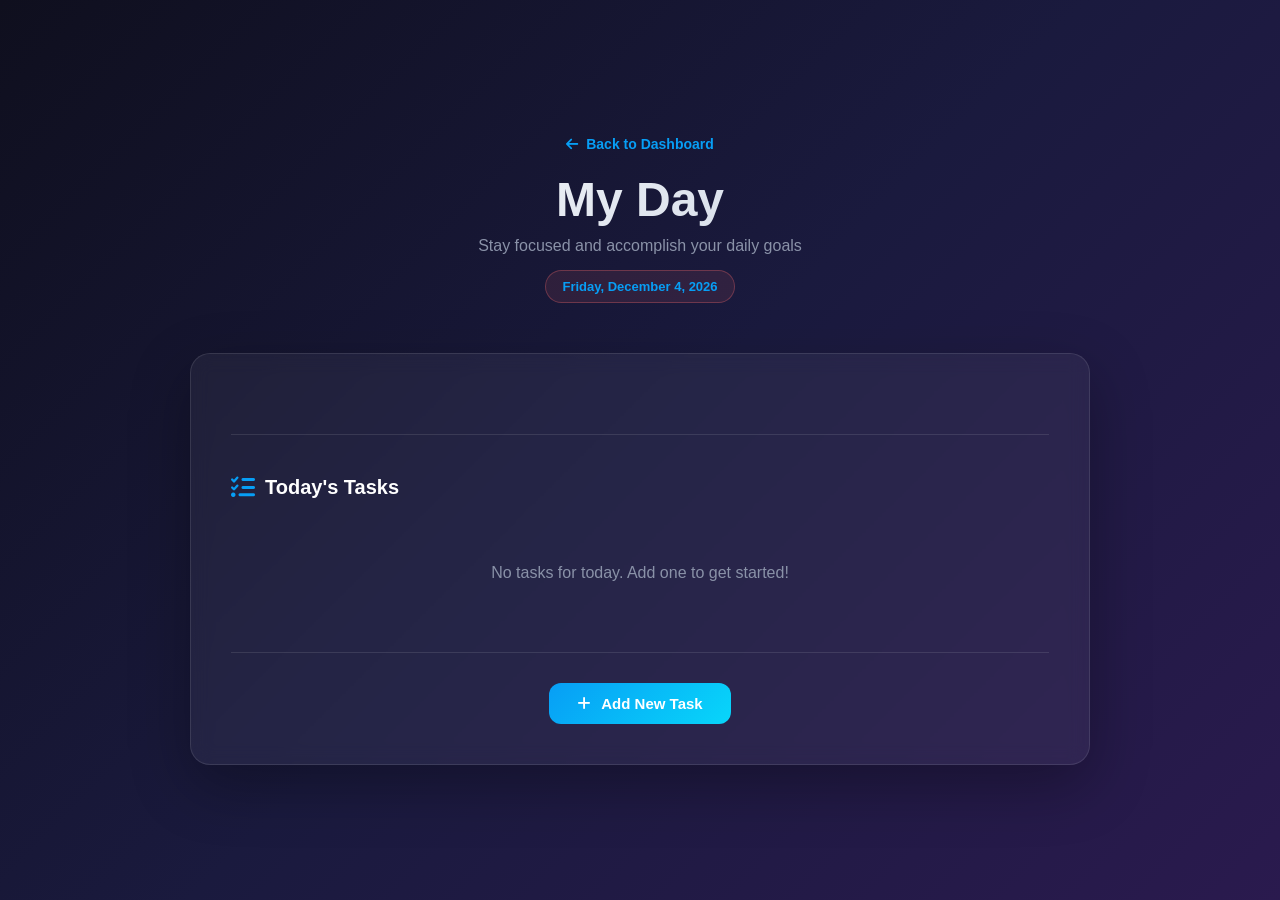
<file: myday.html>
<!DOCTYPE html>
<html lang="en">

<head>
    <meta charset="UTF-8">
    <meta name="viewport" content="width=device-width, initial-scale=1.0">
    <title>My Day - FocusForge</title>
    <link rel="stylesheet" href="https://cdnjs.cloudflare.com/ajax/libs/font-awesome/6.4.0/css/all.min.css">
    <style>
        * {
            margin: 0;
            padding: 0;
            box-sizing: border-box;
        }

        body {
            font-family: 'Segoe UI', Tahoma, Geneva, Verdana, sans-serif;
            background: linear-gradient(135deg, #0f0f1e 0%, #1a1a3e 50%, #2a1a4e 100%);
            color: #e0e0e0;
            min-height: 100vh;
            display: flex;
            align-items: center;
            justify-content: center;
            padding: 20px;
        }

        .container {
            width: 100%;
            max-width: 900px;
            animation: slideIn 0.6s ease-out;
        }

        @keyframes slideIn {
            from {
                opacity: 0;
                transform: translateY(30px);
            }

            to {
                opacity: 1;
                transform: translateY(0);
            }
        }

        /* HEADER SECTION */
        .header-section {
            text-align: center;
            margin-bottom: 50px;
        }

        .back-link {
            display: inline-flex;
            align-items: center;
            gap: 8px;
            color: #079ef5;
            text-decoration: none;
            font-size: 14px;
            font-weight: 600;
            margin-bottom: 20px;
            transition: all 0.3s ease;
        }

        .back-link:hover {
            gap: 12px;
            color: #079ef5;
        }

        .header-section h1 {
            font-size: 48px;
            margin-bottom: 10px;
            background: linear-gradient(135deg, #ffffff, #c5cfe0);
            -webkit-background-clip: text;
            -webkit-text-fill-color: transparent;
            font-weight: 700;
        }

        .header-section p {
            color: #8a92a8;
            font-size: 16px;
        }

        .date-display {
            display: inline-block;
            margin-top: 15px;
            padding: 8px 16px;
            background: rgba(255, 107, 107, 0.1);
            border: 1px solid rgba(255, 107, 107, 0.3);
            border-radius: 20px;
            color: #079ef5;
            font-size: 13px;
            font-weight: 600;
        }

        /* MAIN CONTENT BOX */
        .main-box {
            background: rgba(255, 255, 255, 0.05);
            border: 1px solid rgba(255, 255, 255, 0.1);
            border-radius: 20px;
            padding: 40px;
            backdrop-filter: blur(10px);
            box-shadow: 0 20px 60px rgba(0, 0, 0, 0.3);
            transition: all 0.4s ease;
        }

        .main-box:hover {
            border-color: rgba(255, 107, 107, 0.3);
            background: rgba(255, 255, 255, 0.08);
            transform: translateY(-5px);
            box-shadow: 0 30px 80px rgba(255, 107, 107, 0.15);
        }

        /* STATS ROW */
        .stats-row {
            display: grid;
            grid-template-columns: repeat(auto-fit, minmax(150px, 1fr));
            gap: 20px;
            margin-bottom: 40px;
            padding-bottom: 40px;
            border-bottom: 1px solid rgba(255, 255, 255, 0.1);
        }

        .stat-item {
            text-align: center;
            padding: 20px;
            background: rgba(255, 107, 107, 0.05);
            border-radius: 12px;
            transition: all 0.3s ease;
            border: 1px solid rgba(255, 107, 107, 0.1);
        }

        .stat-item:hover {
            background: rgba(255, 107, 107, 0.12);
            border-color: rgba(255, 107, 107, 0.3);
            transform: translateY(-3px);
        }

        .stat-number {
            font-size: 32px;
            font-weight: 700;
            color: #079ef5;
            margin-bottom: 8px;
        }

        .stat-label {
            font-size: 12px;
            text-transform: uppercase;
            color: #8a92a8;
            font-weight: 600;
            letter-spacing: 1px;
        }

        /* TASK LIST */
        .task-title {
            font-size: 20px;
            font-weight: 700;
            margin-bottom: 25px;
            color: #ffffff;
            display: flex;
            align-items: center;
            gap: 10px;
        }

        .task-title i {
            color: #079ef5;
            font-size: 24px;
        }

        .task-list {
            display: flex;
            flex-direction: column;
            gap: 15px;
        }

        .task-item {
            display: flex;
            align-items: center;
            gap: 15px;
            padding: 18px 20px;
            background: rgba(255, 255, 255, 0.03);
            border: 1px solid rgba(255, 255, 255, 0.08);
            border-radius: 12px;
            transition: all 0.3s ease;
            cursor: pointer;
        }

        .task-item:hover {
            background: rgba(255, 255, 255, 0.08);
            border-color: rgba(255, 107, 107, 0.3);
            padding-left: 25px;
            box-shadow: 0 8px 20px rgba(255, 107, 107, 0.1);
        }

        .task-checkbox {
            width: 22px;
            height: 22px;
            min-width: 22px;
            cursor: pointer;
            accent-color: #079ef5;
            transition: all 0.3s ease;
        }

        .task-checkbox:hover {
            transform: scale(1.15);
        }

        .task-checkbox:checked {
            accent-color: #4caf50;
        }

        .task-info {
            flex: 1;
        }

        .task-name {
            color: #e0e0e0;
            font-weight: 600;
            margin-bottom: 5px;
            font-size: 15px;
        }

        .task-item:hover .task-name {
            color: #079ef5;
        }

        .task-checkbox:checked~.task-info .task-name {
            text-decoration: line-through;
            color: #8a92a8;
        }

        .task-meta {
            display: flex;
            gap: 15px;
            align-items: center;
        }

        .task-time {
            color: #8a92a8;
            font-size: 12px;
            display: flex;
            align-items: center;
            gap: 5px;
        }

        .task-priority {
            padding: 4px 10px;
            border-radius: 12px;
            font-size: 11px;
            font-weight: 700;
            text-transform: uppercase;
            letter-spacing: 0.5px;
        }

        .task-priority.high {
            background: rgba(255, 107, 107, 0.2);
            color: #079ef5;
        }

        .task-priority.medium {
            background: rgba(255, 193, 7, 0.2);
            color: #ffc107;
        }

        .task-priority.low {
            background: rgba(76, 175, 80, 0.2);
            color: #81c784;
        }

        /* ADD TASK BUTTON */
        .add-task-section {
            margin-top: 30px;
            padding-top: 30px;
            border-top: 1px solid rgba(255, 255, 255, 0.1);
            text-align: center;
        }

        .add-task-btn {
            display: inline-flex;
            align-items: center;
            gap: 10px;
            padding: 12px 28px;
            background: linear-gradient(135deg, #079ef5, #08d6fa);
            border: none;
            border-radius: 12px;
            color: white;
            font-weight: 700;
            cursor: pointer;
            transition: all 0.3s ease;
            font-size: 15px;
        }

        .add-task-btn:hover {
            transform: translateY(-3px);
            box-shadow: 0 12px 30px rgba(255, 107, 107, 0.4);
        }

        .add-task-btn:active {
            transform: translateY(-1px);
        }

        /* RESPONSIVE */
        @media (max-width: 768px) {
            .main-box {
                padding: 25px;
            }

            .header-section h1 {
                font-size: 36px;
            }

            .stats-row {
                grid-template-columns: repeat(2, 1fr);
            }

            .task-item {
                padding: 15px;
            }

            .task-item:hover {
                padding-left: 20px;
            }
        }

        @media (max-width: 480px) {
            .container {
                max-width: 100%;
            }

            .main-box {
                padding: 20px;
                border-radius: 16px;
            }

            .header-section h1 {
                font-size: 28px;
            }

            .stats-row {
                grid-template-columns: 1fr;
                gap: 12px;
                margin-bottom: 25px;
                padding-bottom: 25px;
            }

            .stat-item {
                padding: 15px;
            }

            .task-list {
                gap: 12px;
            }

            .task-item {
                flex-direction: row;
                padding: 14px;
            }
        }
    </style>
</head>

<body>

    <div class="container">
        <!-- HEADER -->
        <div class="header-section">
            <a href="dashboard.html" class="back-link">
                <i class="fas fa-arrow-left"></i> Back to Dashboard
            </a>
            <h1>My Day</h1>
            <p>Stay focused and accomplish your daily goals</p>
            <div class="date-display">
                <!-- Date will be updated by JavaScript -->
            </div>
        </div>

        <!-- MAIN BOX -->
        <div class="main-box">
            <!-- STATS -->
            <div class="stats-row">
                <!-- Stats will be updated by JavaScript -->
            </div>

            <!-- TASK LIST -->
            <div class="task-title">
                <i class="fas fa-tasks"></i> Today's Tasks
            </div>

            <div class="task-list">
                <!-- Tasks will be loaded here -->
            </div>

            <!-- ADD TASK -->
            <div class="add-task-section">
                <button class="add-task-btn">
                    <i class="fas fa-plus"></i> Add New Task
                </button>
            </div>
        </div>
    </div>

    <script src="storage.js"></script>
    <script src="myday.js"></script>
</body>

</html>
</file>
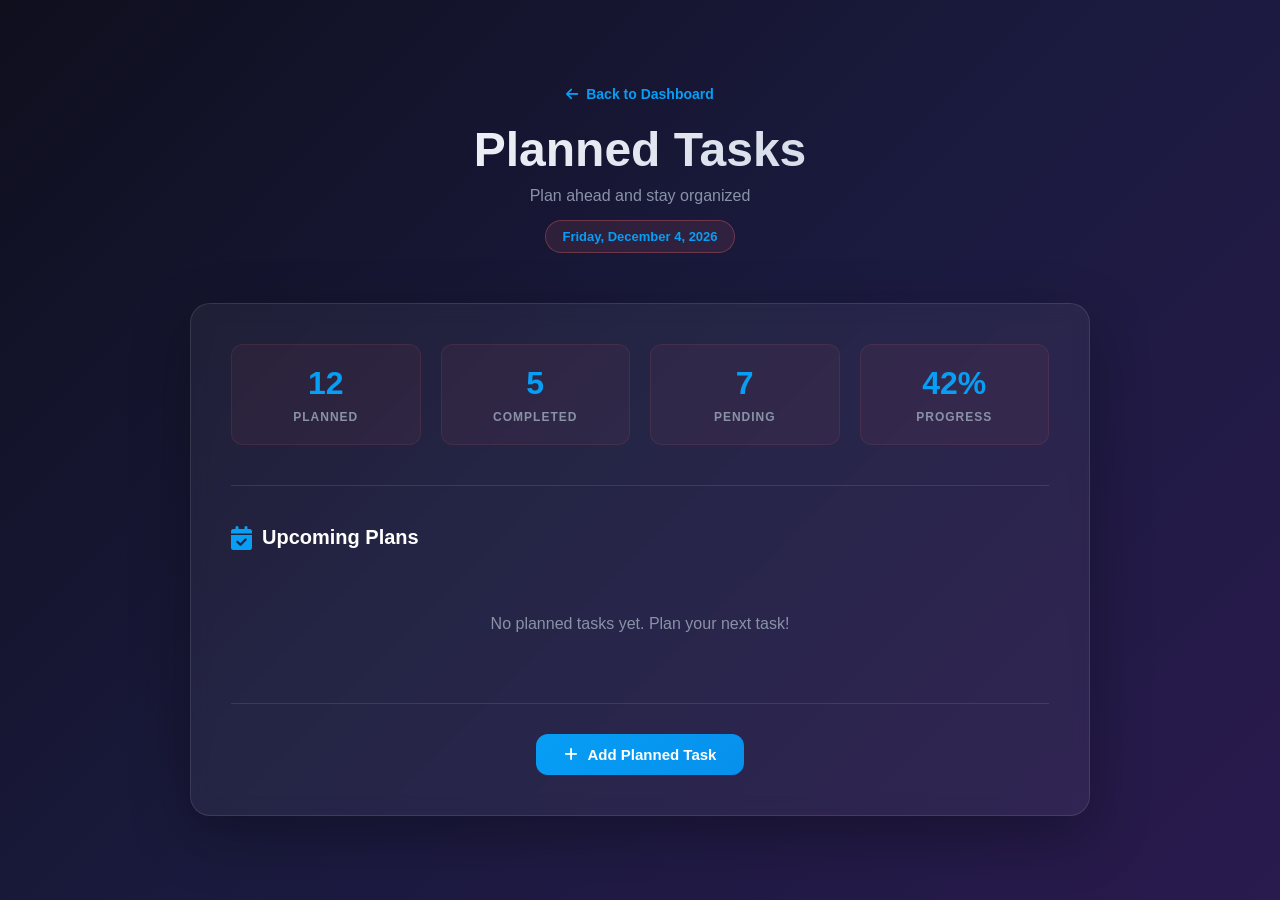
<file: plan.html>
<!DOCTYPE html>
<html lang="en">

<head>
    <meta charset="UTF-8">
    <meta name="viewport" content="width=device-width, initial-scale=1.0">
    <title>Planned Tasks - FocusForge</title>
    <link rel="stylesheet" href="https://cdnjs.cloudflare.com/ajax/libs/font-awesome/6.4.0/css/all.min.css">
    <style>
        * {
            margin: 0;
            padding: 0;
            box-sizing: border-box;
        }

        body {
            font-family: 'Segoe UI', Tahoma, Geneva, Verdana, sans-serif;
            background: linear-gradient(135deg, #0f0f1e 0%, #1a1a3e 50%, #2a1a4e 100%);
            color: #e0e0e0;
            min-height: 100vh;
            display: flex;
            align-items: center;
            justify-content: center;
            padding: 20px;
        }

        .container {
            width: 100%;
            max-width: 900px;
            animation: slideIn 0.6s ease-out;
        }

        @keyframes slideIn {
            from {
                opacity: 0;
                transform: translateY(30px);
            }

            to {
                opacity: 1;
                transform: translateY(0);
            }
        }

        .header-section {
            text-align: center;
            margin-bottom: 50px;
        }

        .back-link {
            display: inline-flex;
            align-items: center;
            gap: 8px;
            color: #079ef5;
            text-decoration: none;
            font-size: 14px;
            font-weight: 600;
            margin-bottom: 20px;
            transition: all 0.3s ease;
        }

        .back-link:hover {
            gap: 12px;
            color: #079ef5;
        }

        .header-section h1 {
            font-size: 48px;
            margin-bottom: 10px;
            background: linear-gradient(135deg, #ffffff, #c5cfe0);
            -webkit-background-clip: text;
            -webkit-text-fill-color: transparent;
            font-weight: 700;
        }

        .header-section p {
            color: #8a92a8;
            font-size: 16px;
        }

        .date-display {
            display: inline-block;
            margin-top: 15px;
            padding: 8px 16px;
            background: rgba(255, 107, 107, 0.1);
            border: 1px solid rgba(255, 107, 107, 0.3);
            border-radius: 20px;
            color: #079ef5;
            font-size: 13px;
            font-weight: 600;
        }

        .main-box {
            background: rgba(255, 255, 255, 0.05);
            border: 1px solid rgba(255, 255, 255, 0.1);
            border-radius: 20px;
            padding: 40px;
            backdrop-filter: blur(10px);
            box-shadow: 0 20px 60px rgba(0, 0, 0, 0.3);
            transition: all 0.4s ease;
        }

        .main-box:hover {
            border-color: rgba(255, 107, 107, 0.3);
            background: rgba(255, 255, 255, 0.08);
            transform: translateY(-5px);
            box-shadow: 0 30px 80px rgba(255, 107, 107, 0.15);
        }

        .stats-row {
            display: grid;
            grid-template-columns: repeat(auto-fit, minmax(150px, 1fr));
            gap: 20px;
            margin-bottom: 40px;
            padding-bottom: 40px;
            border-bottom: 1px solid rgba(255, 255, 255, 0.1);
        }

        .stat-item {
            text-align: center;
            padding: 20px;
            background: rgba(255, 107, 107, 0.05);
            border-radius: 12px;
            transition: all 0.3s ease;
            border: 1px solid rgba(255, 107, 107, 0.1);
        }

        .stat-item:hover {
            background: rgba(255, 107, 107, 0.12);
            border-color: rgba(255, 107, 107, 0.3);
            transform: translateY(-3px);
        }

        .stat-number {
            font-size: 32px;
            font-weight: 700;
            color: #079ef5;
            margin-bottom: 8px;
        }

        .stat-label {
            font-size: 12px;
            text-transform: uppercase;
            color: #8a92a8;
            font-weight: 600;
            letter-spacing: 1px;
        }

        .task-title {
            font-size: 20px;
            font-weight: 700;
            margin-bottom: 25px;
            color: #ffffff;
            display: flex;
            align-items: center;
            gap: 10px;
        }

        .task-title i {
            color: #079ef5;
            font-size: 24px;
        }

        .task-list {
            display: flex;
            flex-direction: column;
            gap: 15px;
        }

        .task-item {
            display: flex;
            align-items: center;
            gap: 15px;
            padding: 18px 20px;
            background: rgba(255, 255, 255, 0.03);
            border: 1px solid rgba(255, 255, 255, 0.08);
            border-radius: 12px;
            transition: all 0.3s ease;
            cursor: pointer;
        }

        .task-item:hover {
            background: rgba(255, 255, 255, 0.08);
            border-color: rgba(255, 107, 107, 0.3);
            padding-left: 25px;
            box-shadow: 0 8px 20px rgba(255, 107, 107, 0.1);
        }

        .task-checkbox {
            width: 22px;
            height: 22px;
            min-width: 22px;
            cursor: pointer;
            accent-color: #079ef5;
            transition: all 0.3s ease;
        }

        .task-checkbox:hover {
            transform: scale(1.15);
        }

        .task-checkbox:checked {
            accent-color: #4caf50;
        }

        .task-info {
            flex: 1;
        }

        .task-name {
            color: #e0e0e0;
            font-weight: 600;
            margin-bottom: 5px;
            font-size: 15px;
        }

        .task-item:hover .task-name {
            color: #079ef5;
        }

        .task-checkbox:checked~.task-info .task-name {
            text-decoration: line-through;
            color: #8a92a8;
        }

        .task-meta {
            display: flex;
            gap: 15px;
            align-items: center;
        }

        .task-time {
            color: #8a92a8;
            font-size: 12px;
            display: flex;
            align-items: center;
            gap: 5px;
        }

        .task-priority {
            padding: 4px 10px;
            border-radius: 12px;
            font-size: 11px;
            font-weight: 700;
            text-transform: uppercase;
            letter-spacing: 0.5px;
        }

        .task-priority.high {
            background: rgba(255, 107, 107, 0.2);
            color: #079ef5;
        }

        .task-priority.medium {
            background: rgba(255, 193, 7, 0.2);
            color: #ffc107;
        }

        .task-priority.low {
            background: rgba(76, 175, 80, 0.2);
            color: #81c784;
        }

        .add-task-section {
            margin-top: 30px;
            padding-top: 30px;
            border-top: 1px solid rgba(255, 255, 255, 0.1);
            text-align: center;
        }

        .add-task-btn {
            display: inline-flex;
            align-items: center;
            gap: 10px;
            padding: 12px 28px;
            background: linear-gradient(135deg, #079ef5, #0690ec);
            border: none;
            border-radius: 12px;
            color: white;
            font-weight: 700;
            cursor: pointer;
            transition: all 0.3s ease;
            font-size: 15px;
        }

        .add-task-btn:hover {
            transform: translateY(-3px);
            box-shadow: 0 12px 30px rgba(255, 107, 107, 0.4);
        }

        .add-task-btn:active {
            transform: translateY(-1px);
        }

        @media (max-width: 768px) {
            .main-box {
                padding: 25px;
            }

            .header-section h1 {
                font-size: 36px;
            }

            .stats-row {
                grid-template-columns: repeat(2, 1fr);
            }

            .task-item {
                padding: 15px;
            }

            .task-item:hover {
                padding-left: 20px;
            }
        }

        @media (max-width: 480px) {
            .container {
                max-width: 100%;
            }

            .main-box {
                padding: 20px;
                border-radius: 16px;
            }

            .header-section h1 {
                font-size: 28px;
            }

            .stats-row {
                grid-template-columns: 1fr;
                gap: 12px;
                margin-bottom: 25px;
                padding-bottom: 25px;
            }

            .stat-item {
                padding: 15px;
            }

            .task-list {
                gap: 12px;
            }

            .task-item {
                flex-direction: row;
                padding: 14px;
            }
        }
    </style>
</head>

<body>

    <div class="container">
        <div class="header-section">
            <a href="dashboard.html" class="back-link">
                <i class="fas fa-arrow-left"></i> Back to Dashboard
            </a>
            <h1>Planned Tasks</h1>
            <p>Plan ahead and stay organized</p>
            <div class="date-display">
                <i class="fas fa-calendar-alt"></i> This Week
            </div>
        </div>

        <div class="main-box">
            <div class="stats-row">
                <div class="stat-item">
                    <div class="stat-number">12</div>
                    <div class="stat-label">Planned</div>
                </div>
                <div class="stat-item">
                    <div class="stat-number">5</div>
                    <div class="stat-label">Completed</div>
                </div>
                <div class="stat-item">
                    <div class="stat-number">7</div>
                    <div class="stat-label">Pending</div>
                </div>
                <div class="stat-item">
                    <div class="stat-number">42%</div>
                    <div class="stat-label">Progress</div>
                </div>
            </div>

            <div class="task-title">
                <i class="fas fa-calendar-check"></i> Upcoming Plans
            </div>

            <div class="task-list">
                <div class="task-item">
                    <input type="checkbox" class="task-checkbox">
                    <div class="task-info">
                        <div class="task-name">Project Kickoff Meeting</div>
                        <div class="task-meta">
                            <span class="task-time"><i class="fas fa-calendar"></i> March 25, 10:00 AM</span>
                            <span class="task-priority high">High</span>
                        </div>
                    </div>
                </div>

                <div class="task-item">
                    <input type="checkbox" class="task-checkbox">
                    <div class="task-info">
                        <div class="task-name">Design Phase Completion</div>
                        <div class="task-meta">
                            <span class="task-time"><i class="fas fa-calendar"></i> March 27, 5:00 PM</span>
                            <span class="task-priority high">High</span>
                        </div>
                    </div>
                </div>

                <div class="task-item">
                    <input type="checkbox" class="task-checkbox">
                    <div class="task-info">
                        <div class="task-name">Development Sprint 1 Start</div>
                        <div class="task-meta">
                            <span class="task-time"><i class="fas fa-calendar"></i> March 30, 9:00 AM</span>
                            <span class="task-priority medium">Medium</span>
                        </div>
                    </div>
                </div>

                <div class="task-item">
                    <input type="checkbox" class="task-checkbox">
                    <div class="task-info">
                        <div class="task-name">Client Presentation</div>
                        <div class="task-meta">
                            <span class="task-time"><i class="fas fa-calendar"></i> April 2, 2:00 PM</span>
                            <span class="task-priority high">High</span>
                        </div>
                    </div>
                </div>

                <div class="task-item">
                    <input type="checkbox" class="task-checkbox">
                    <div class="task-info">
                        <div class="task-name">Testing & QA Phase</div>
                        <div class="task-meta">
                            <span class="task-time"><i class="fas fa-calendar"></i> April 5, 10:00 AM</span>
                            <span class="task-priority medium">Medium</span>
                        </div>
                    </div>
                </div>

                <div class="task-item">
                    <input type="checkbox" class="task-checkbox">
                    <div class="task-info">
                        <div class="task-name">Deployment Preparation</div>
                        <div class="task-meta">
                            <span class="task-time"><i class="fas fa-calendar"></i> April 10, 3:00 PM</span>
                            <span class="task-priority low">Low</span>
                        </div>
                    </div>
                </div>
            </div>

            <div class="add-task-section">
                <button class="add-task-btn">
                    <i class="fas fa-plus"></i> Add Planned Task
                </button>
            </div>
        </div>
    </div>

    <script src="storage.js"></script>
    <script src="plan.js"></script>
</body>

</html>
</file>
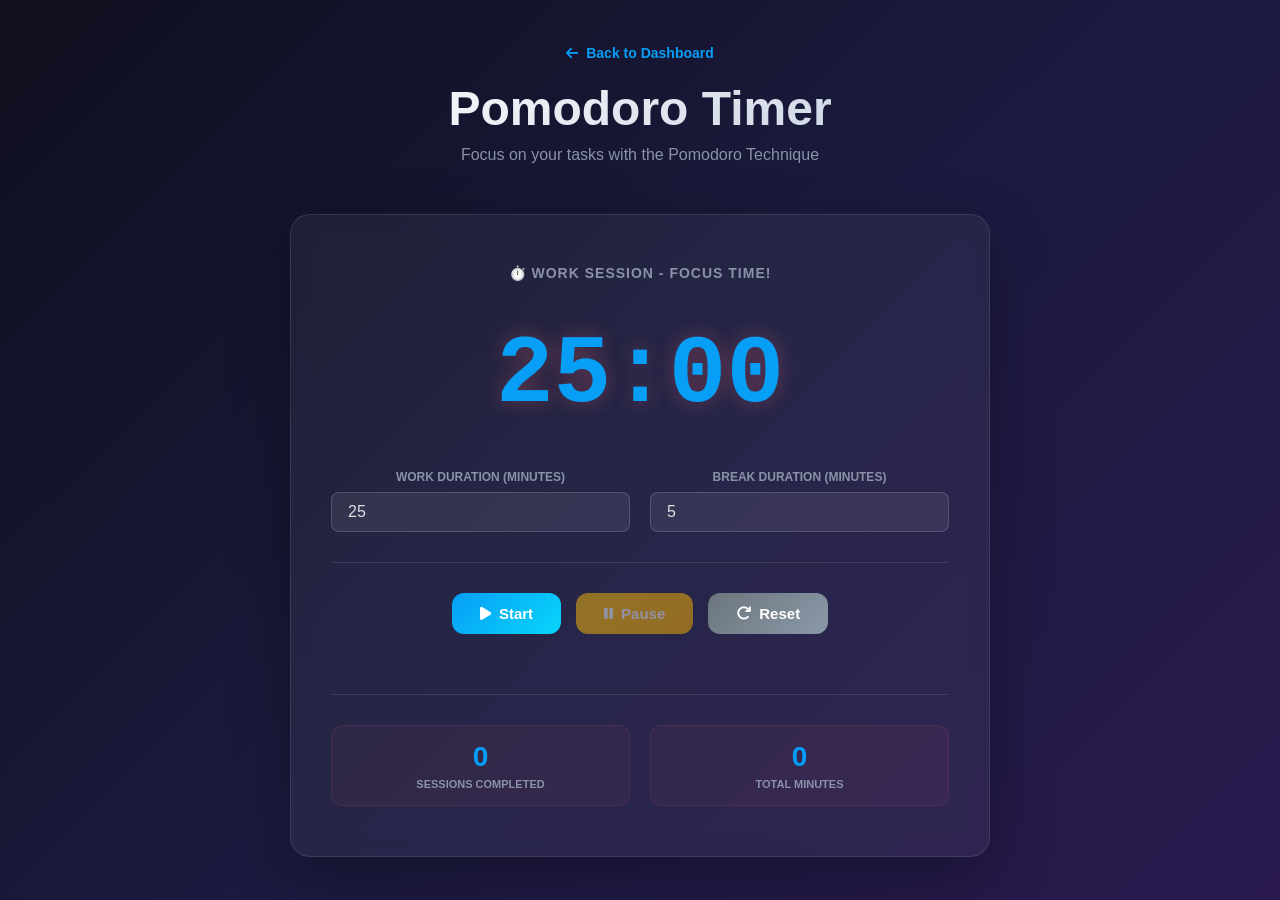
<file: pomodoro.html>
<!DOCTYPE html>
<html lang="en">

<head>
    <meta charset="UTF-8">
    <meta name="viewport" content="width=device-width, initial-scale=1.0">
    <title>Pomodoro Timer - FocusForge</title>
    <link rel="stylesheet" href="https://cdnjs.cloudflare.com/ajax/libs/font-awesome/6.4.0/css/all.min.css">
    <style>
        * {
            margin: 0;
            padding: 0;
            box-sizing: border-box;
        }

        body {
            font-family: 'Segoe UI', Tahoma, Geneva, Verdana, sans-serif;
            background: linear-gradient(135deg, #0f0f1e 0%, #1a1a3e 50%, #2a1a4e 100%);
            color: #e0e0e0;
            min-height: 100vh;
            display: flex;
            align-items: center;
            justify-content: center;
            padding: 20px;
        }

        .container {
            width: 100%;
            max-width: 700px;
            animation: slideIn 0.6s ease-out;
        }

        @keyframes slideIn {
            from {
                opacity: 0;
                transform: translateY(30px);
            }

            to {
                opacity: 1;
                transform: translateY(0);
            }
        }

        .header-section {
            text-align: center;
            margin-bottom: 50px;
        }

        .back-link {
            display: inline-flex;
            align-items: center;
            gap: 8px;
            color: #079ef5;
            text-decoration: none;
            font-size: 14px;
            font-weight: 600;
            margin-bottom: 20px;
            transition: all 0.3s ease;
        }

        .back-link:hover {
            gap: 12px;
            color: #08d6fa;
        }

        .header-section h1 {
            font-size: 48px;
            margin-bottom: 10px;
            background: linear-gradient(135deg, #ffffff, #c5cfe0);
            -webkit-background-clip: text;
            -webkit-text-fill-color: transparent;
            font-weight: 700;
        }

        .header-section p {
            color: #8a92a8;
            font-size: 16px;
        }

        .main-box {
            background: rgba(255, 255, 255, 0.05);
            border: 1px solid rgba(255, 255, 255, 0.1);
            border-radius: 20px;
            padding: 50px 40px;
            backdrop-filter: blur(10px);
            box-shadow: 0 20px 60px rgba(0, 0, 0, 0.3);
            transition: all 0.4s ease;
            text-align: center;
        }

        .main-box:hover {
            border-color: rgba(255, 107, 107, 0.3);
            background: rgba(255, 255, 255, 0.08);
            transform: translateY(-5px);
            box-shadow: 0 30px 80px rgba(255, 107, 107, 0.15);
        }

        .timer-display {
            font-size: 96px;
            font-weight: 700;
            color: #079ef5;
            margin: 40px 0;
            font-family: 'Courier New', monospace;
            text-shadow: 0 0 20px rgba(255, 107, 107, 0.3);
        }

        .timer-section {
            margin-bottom: 40px;
        }

        .timer-label {
            font-size: 14px;
            text-transform: uppercase;
            color: #8a92a8;
            font-weight: 600;
            letter-spacing: 1px;
            margin-bottom: 20px;
        }

        .timer-inputs {
            display: grid;
            grid-template-columns: 1fr 1fr;
            gap: 20px;
            margin-bottom: 30px;
        }

        .input-group {
            display: flex;
            flex-direction: column;
            gap: 8px;
        }

        .input-group label {
            font-size: 12px;
            color: #8a92a8;
            text-transform: uppercase;
            font-weight: 600;
        }

        .input-group input {
            padding: 10px 16px;
            background: rgba(255, 255, 255, 0.08);
            border: 1px solid rgba(255, 255, 255, 0.15);
            border-radius: 8px;
            color: #e0e0e0;
            font-size: 16px;
            transition: all 0.3s ease;
        }

        .input-group input:focus {
            outline: none;
            background: rgba(255, 255, 255, 0.12);
            border-color: rgba(255, 107, 107, 0.5);
            box-shadow: 0 0 15px rgba(255, 107, 107, 0.2);
        }

        .timer-controls {
            display: flex;
            gap: 15px;
            justify-content: center;
            padding: 30px 0;
            border-top: 1px solid rgba(255, 255, 255, 0.1);
        }

        .control-btn {
            padding: 12px 28px;
            background: linear-gradient(135deg, #079ef5, #08d6fa);
            border: none;
            border-radius: 12px;
            color: white;
            font-weight: 700;
            cursor: pointer;
            transition: all 0.3s ease;
            font-size: 15px;
            display: flex;
            align-items: center;
            gap: 8px;
        }

        .control-btn:hover {
            transform: translateY(-3px);
            box-shadow: 0 12px 30px rgba(255, 107, 107, 0.4);
        }

        .control-btn:active {
            transform: translateY(-1px);
        }

        .control-btn:disabled {
            opacity: 0.5;
            cursor: not-allowed;
        }

        .control-btn.pause {
            background: linear-gradient(135deg, #ffc107, #ffb300);
        }

        .control-btn.reset {
            background: linear-gradient(135deg, #6c757d, #8a99a8);
        }

        .stats-row {
            display: grid;
            grid-template-columns: repeat(2, 1fr);
            gap: 20px;
            margin-top: 30px;
            padding-top: 30px;
            border-top: 1px solid rgba(255, 255, 255, 0.1);
        }

        .stat-item {
            text-align: center;
            padding: 15px;
            background: rgba(255, 107, 107, 0.05);
            border-radius: 12px;
            transition: all 0.3s ease;
            border: 1px solid rgba(255, 107, 107, 0.1);
        }

        .stat-item:hover {
            background: rgba(255, 107, 107, 0.12);
            border-color: rgba(255, 107, 107, 0.3);
            transform: translateY(-3px);
        }

        .stat-number {
            font-size: 28px;
            font-weight: 700;
            color: #079ef5;
            margin-bottom: 5px;
        }

        .stat-label {
            font-size: 11px;
            text-transform: uppercase;
            color: #8a92a8;
            font-weight: 600;
        }

        @media (max-width: 768px) {
            .main-box {
                padding: 30px 25px;
            }

            .header-section h1 {
                font-size: 36px;
            }

            .timer-display {
                font-size: 72px;
                margin: 30px 0;
            }

            .timer-inputs {
                grid-template-columns: 1fr;
            }

            .timer-controls {
                flex-direction: column;
            }

            .control-btn {
                width: 100%;
                justify-content: center;
            }
        }

        @media (max-width: 480px) {
            .container {
                max-width: 100%;
            }

            .main-box {
                padding: 20px;
                border-radius: 16px;
            }

            .header-section h1 {
                font-size: 28px;
            }

            .timer-display {
                font-size: 56px;
                margin: 25px 0;
            }

            .control-btn {
                padding: 10px 20px;
                font-size: 13px;
            }

            .stats-row {
                grid-template-columns: 1fr;
            }
        }
    </style>
</head>

<body>

    <div class="container">
        <div class="header-section">
            <a href="dashboard.html" class="back-link">
                <i class="fas fa-arrow-left"></i> Back to Dashboard
            </a>
            <h1>Pomodoro Timer</h1>
            <p>Focus on your tasks with the Pomodoro Technique</p>
        </div>

        <div class="main-box">
            <div class="timer-section">
                <div class="timer-label">⏱️ Time Remaining</div>
                <div class="timer-display">25:00</div>
            </div>

            <div class="timer-inputs">
                <div class="input-group">
                    <label>Work Duration (minutes)</label>
                    <input type="number" value="25" min="1" max="60">
                </div>
                <div class="input-group">
                    <label>Break Duration (minutes)</label>
                    <input type="number" value="5" min="1" max="30">
                </div>
            </div>

            <div class="timer-controls">
                <button class="control-btn">
                    <i class="fas fa-play"></i> Start
                </button>
                <button class="control-btn pause" disabled>
                    <i class="fas fa-pause"></i> Pause
                </button>
                <button class="control-btn reset">
                    <i class="fas fa-redo"></i> Reset
                </button>
            </div>

            <div class="stats-row">
                <div class="stat-item">
                    <div class="stat-number">5</div>
                    <div class="stat-label">Sessions Today</div>
                </div>
                <div class="stat-item">
                    <div class="stat-number">125 min</div>
                    <div class="stat-label">Total Focus Time</div>
                </div>
            </div>
        </div>
    </div>

    <script src="storage.js"></script>
    <script src="pomodoro.js"></script>
</body>

</html>
</file>
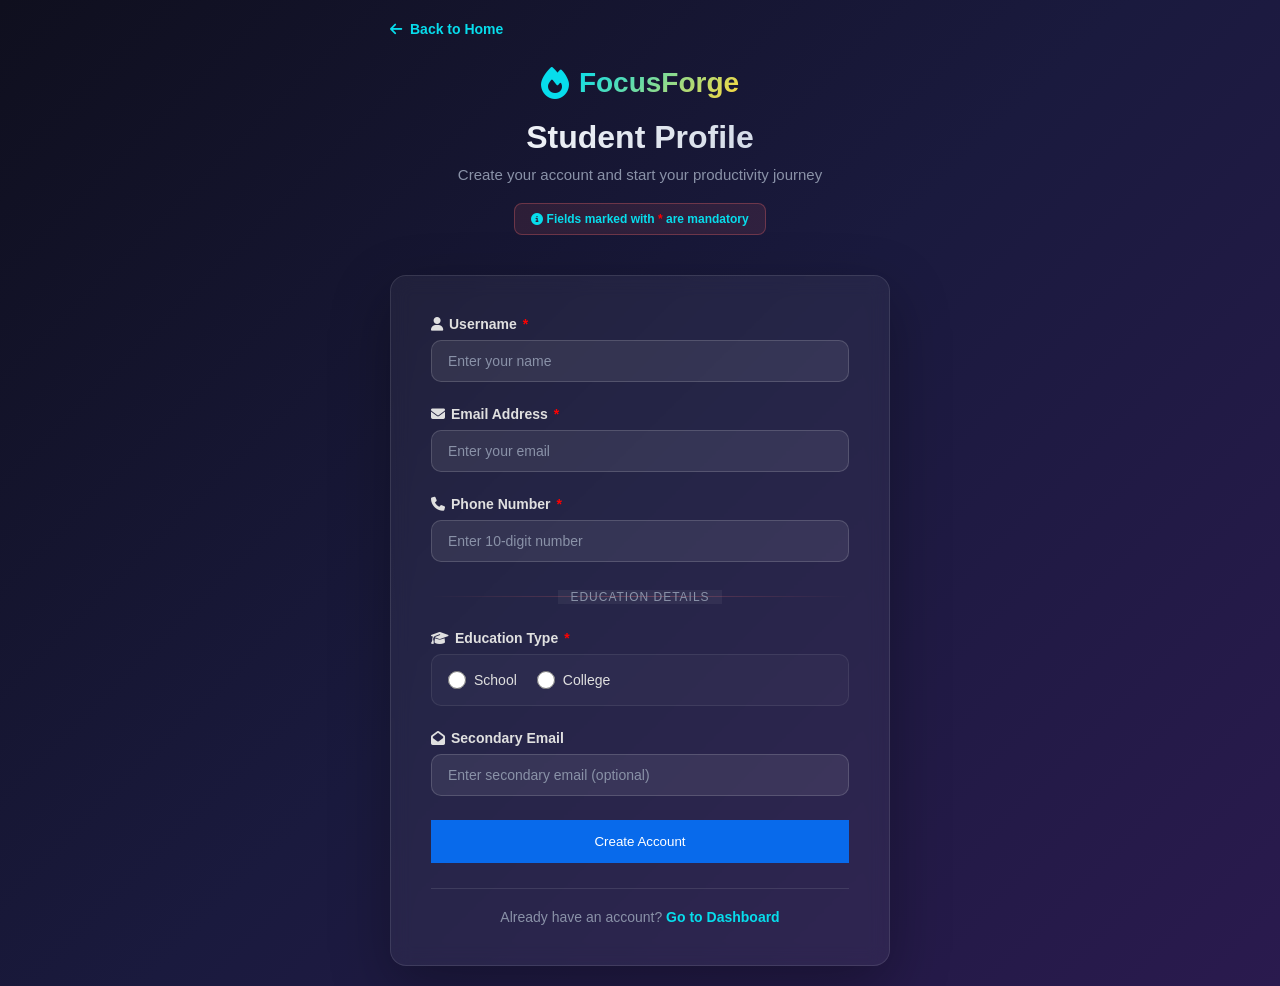
<file: profile.html>
<!DOCTYPE html>
<html lang="en">

<head>
    <meta charset="UTF-8">
    <meta name="viewport" content="width=device-width, initial-scale=1.0">
    <title>Student Profile - FocusForge</title>
    <link rel="stylesheet" href="https://cdnjs.cloudflare.com/ajax/libs/font-awesome/6.4.0/css/all.min.css">
    <style>
        * {
            margin: 0;
            padding: 0;
            box-sizing: border-box;
        }

        body {
            font-family: 'Segoe UI', Tahoma, Geneva, Verdana, sans-serif;
            background: linear-gradient(135deg, #0f0f1e 0%, #1a1a3e 50%, #2a1a4e 100%);
            color: #e0e0e0;
            min-height: 100vh;
            display: flex;
            align-items: center;
            justify-content: center;
            padding: 20px;
        }

        .container {
            width: 100%;
            max-width: 500px;
            animation: slideIn 0.6s ease-out;
        }

        @keyframes slideIn {
            from {
                opacity: 0;
                transform: translateY(30px);
            }

            to {
                opacity: 1;
                transform: translateY(0);
            }
        }

        .back-link {
            display: inline-flex;
            align-items: center;
            gap: 8px;
            color: #07ddec;
            text-decoration: none;
            font-size: 14px;
            font-weight: 600;
            margin-bottom: 30px;
            transition: all 0.3s ease;
        }

        .back-link:hover {
            gap: 12px;
            color: #07ddec;
        }

        .header-section {
            text-align: center;
            margin-bottom: 40px;
        }

        .logo {
            display: flex;
            align-items: center;
            justify-content: center;
            gap: 10px;
            margin-bottom: 20px;
        }

        .logo i {
            font-size: 32px;
            color: #07ddec;
        }

        .logo h1 {
            font-size: 28px;
            background: linear-gradient(135deg, #07ddec, #ffd93d);
            -webkit-background-clip: text;
            -webkit-text-fill-color: transparent;
            font-weight: 700;
        }

        .header-section h2 {
            font-size: 32px;
            margin-bottom: 10px;
            background: linear-gradient(135deg, #ffffff, #c5cfe0);
            -webkit-background-clip: text;
            -webkit-text-fill-color: transparent;
            font-weight: 700;
        }

        .header-section p {
            color: #8a92a8;
            font-size: 15px;
            margin-bottom: 5px;
        }

        .mandatory-note {
            display: inline-block;
            margin-top: 15px;
            padding: 8px 16px;
            background: rgba(255, 107, 107, 0.1);
            border: 1px solid rgba(255, 107, 107, 0.3);
            border-radius: 8px;
            color: #07ddec;
            font-size: 12px;
            font-weight: 600;
        }

        .form-box {
            background: rgba(255, 255, 255, 0.05);
            border: 1px solid rgba(255, 255, 255, 0.1);
            border-radius: 16px;
            padding: 40px;
            backdrop-filter: blur(10px);
            box-shadow: 0 20px 60px rgba(0, 0, 0, 0.3);
        }

        .form-group {
            margin-bottom: 24px;
        }

        .form-group label {
            display: flex;
            align-items: center;
            gap: 6px;
            font-size: 14px;
            font-weight: 600;
            color: #e0e0e0;
            margin-bottom: 8px;
        }

        .mandatory {
            color: red;
            font-weight: 700;
        }

        .form-group input {
            width: 100%;
            padding: 12px 16px;
            background: rgba(255, 255, 255, 0.08);
            border: 1px solid rgba(255, 255, 255, 0.15);
            border-radius: 10px;
            color: #e0e0e0;
            font-size: 14px;
            transition: all 0.3s ease;
            font-family: inherit;
        }

        .form-group input:focus {
            outline: none;
            background: rgba(255, 255, 255, 0.12);
            border-color: rgba(255, 107, 107, 0.5);
            box-shadow: 0 0 15px rgba(255, 107, 107, 0.2);
        }

        .form-group input::placeholder {
            color: #8a92a8;
        }

        .radio-group {
            display: flex;
            gap: 20px;
            padding: 16px;
            background: rgba(255, 255, 255, 0.03);
            border: 1px solid rgba(255, 255, 255, 0.08);
            border-radius: 10px;
        }

        .radio-group label {
            display: flex;
            align-items: center;
            gap: 8px;
            cursor: pointer;
            margin: 0;
            font-weight: 500;
        }

        .radio-group input[type="radio"] {
            width: 18px;
            height: 18px;
            cursor: pointer;
            accent-color: #07ddec;
        }

        .form-divider {
            text-align: center;
            margin: 25px 0;
            position: relative;
        }

        .form-divider::before {
            content: '';
            position: absolute;
            top: 50%;
            left: 0;
            right: 0;
            height: 1px;
            background: linear-gradient(90deg, rgba(255, 107, 107, 0), rgba(255, 107, 107, 0.3), rgba(255, 107, 107, 0));
        }

        .form-divider span {
            background: rgba(255, 255, 255, 0.05);
            padding: 0 12px;
            font-size: 12px;
            color: #8a92a8;
            text-transform: uppercase;
            letter-spacing: 1px;
            position: relative;
        }

        .submit-btn {
            width: 100%;
            padding: 14px;
            background: linear-gradient(135deg, #07ddec, #0bdce4);
            border: none;
            border-radius: 10px;
            color: white;
            font-weight: 700;
            font-size: 16px;
            cursor: pointer;
            transition: all 0.3s ease;
            margin-top: 20px;
            display: flex;
            align-items: center;
            justify-content: center;
            gap: 10px;
        }

        .submit-btn:hover {
            transform: translateY(-2px);
            box-shadow: 0 12px 30px rgba(255, 107, 107, 0.4);
        }

        .submit-btn:active {
            transform: translateY(0);
        }

        .login-link {
            text-align: center;
            margin-top: 25px;
            padding-top: 20px;
            border-top: 1px solid rgba(255, 255, 255, 0.1);
            color: #8a92a8;
            font-size: 14px;
        }

        .login-link a {
            color: #07ddec;
            text-decoration: none;
            font-weight: 600;
            transition: color 0.3s ease;
        }

        .login-link a:hover {
            color: #07ddec;
        }



        .create-btn {
            width: 100%;
            padding: 14px;
            background: rgb(8, 106, 235);
            border: none;
            color: #fff;
        }

        .create-btn:hover {

            background-color: rgb(7, 213, 228);


        }

        @media (max-width: 600px) {
            .container {
                max-width: 100%;
            }

            .form-box {
                padding: 25px;
                border-radius: 12px;
            }

            .header-section h2 {
                font-size: 26px;
            }

            .logo h1 {
                font-size: 24px;
            }
        }

        @media (max-width: 480px) {
            .form-box {
                padding: 20px;
            }

            .header-section h2 {
                font-size: 22px;
            }

            .header-section p {
                font-size: 13px;
            }

            .submit-btn {
                padding: 12px;
                font-size: 14px;
            }

            .mandatory-note {
                font-size: 11px;
            }

            .radio-group {
                flex-direction: column;
                gap: 12px;
            }
        }
    </style>
</head>

<body>

    <div class="container">
        <a href="index.html" class="back-link">
            <i class="fas fa-arrow-left"></i> Back to Home
        </a>

        <div class="header-section">
            <div class="logo">
                <i class="fas fa-fire"></i>
                <h1>FocusForge</h1>
            </div>
            <h2>Student Profile</h2>
            <p>Create your account and start your productivity journey</p>
            <div class="mandatory-note">
                <i class="fas fa-info-circle"></i> Fields marked with <span class="mandatory">*</span> are mandatory
            </div>
        </div>

        <div class="form-box">
            <form action="dashboard.html" method="POST">

                <div class="form-group">
                    <label>
                        <i class="fas fa-user"></i>
                        Username
                        <span class="mandatory">*</span>
                    </label>
                    <input type="text" placeholder="Enter your name" required minlength="3" maxlength="30">
                </div>


                <div class="form-group">
                    <label>
                        <i class="fas fa-envelope"></i>
                        Email Address
                        <span class="mandatory">*</span>
                    </label>
                    <input type="email" placeholder="Enter your email" required>
                </div>


                <div class="form-group">
                    <label>
                        <i class="fas fa-phone"></i>
                        Phone Number
                        <span class="mandatory">*</span>
                    </label>
                    <input type="tel" placeholder="Enter 10-digit number" pattern="[0-9]{10}" maxlength="10" required>
                </div>

                <div class="form-divider">
                    <span>Education Details</span>
                </div>

                <div class="form-group">
                    <label>
                        <i class="fas fa-graduation-cap"></i>
                        Education Type
                        <span class="mandatory">*</span>
                    </label>
                    <div class="radio-group">
                        <label>
                            <input type="radio" name="type" value="school" required>
                            <span>School</span>
                        </label>
                        <label>
                            <input type="radio" name="type" value="college" required>
                            <span>College</span>
                        </label>
                    </div>
                </div>


                <div class="form-group">
                    <label>
                        <i class="fas fa-envelope-open"></i>
                        Secondary Email
                    </label>
                    <input type="email" placeholder="Enter secondary email (optional)">
                </div>


                <button type="submit" class="create-btn">

                    Create Account
                </button>

                <div class="login-link">
                    Already have an account?
                    <a href="dashboard.html">Go to Dashboard</a>
                </div>
            </form>
        </div>
    </div>

    <script src="storage.js"></script>
    <script src="profile.js"></script>
</body>

</html>
</file>
